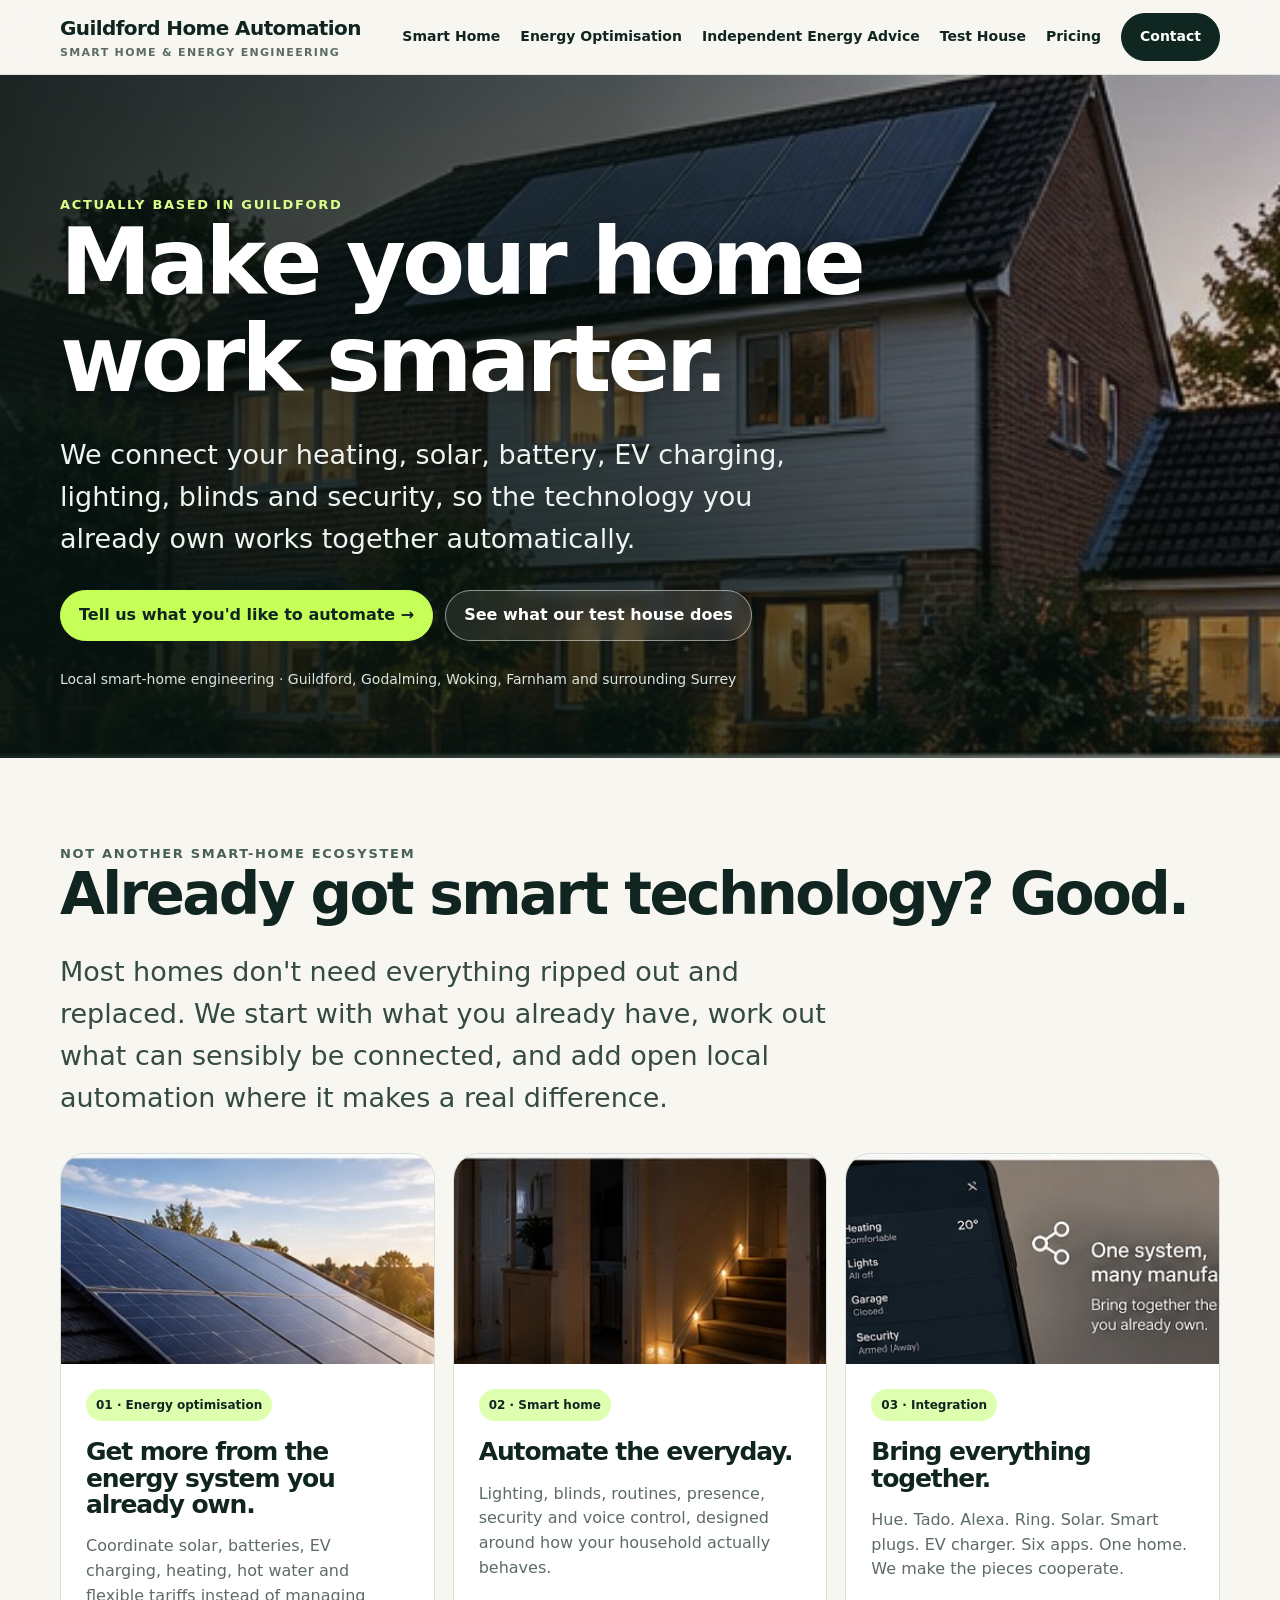
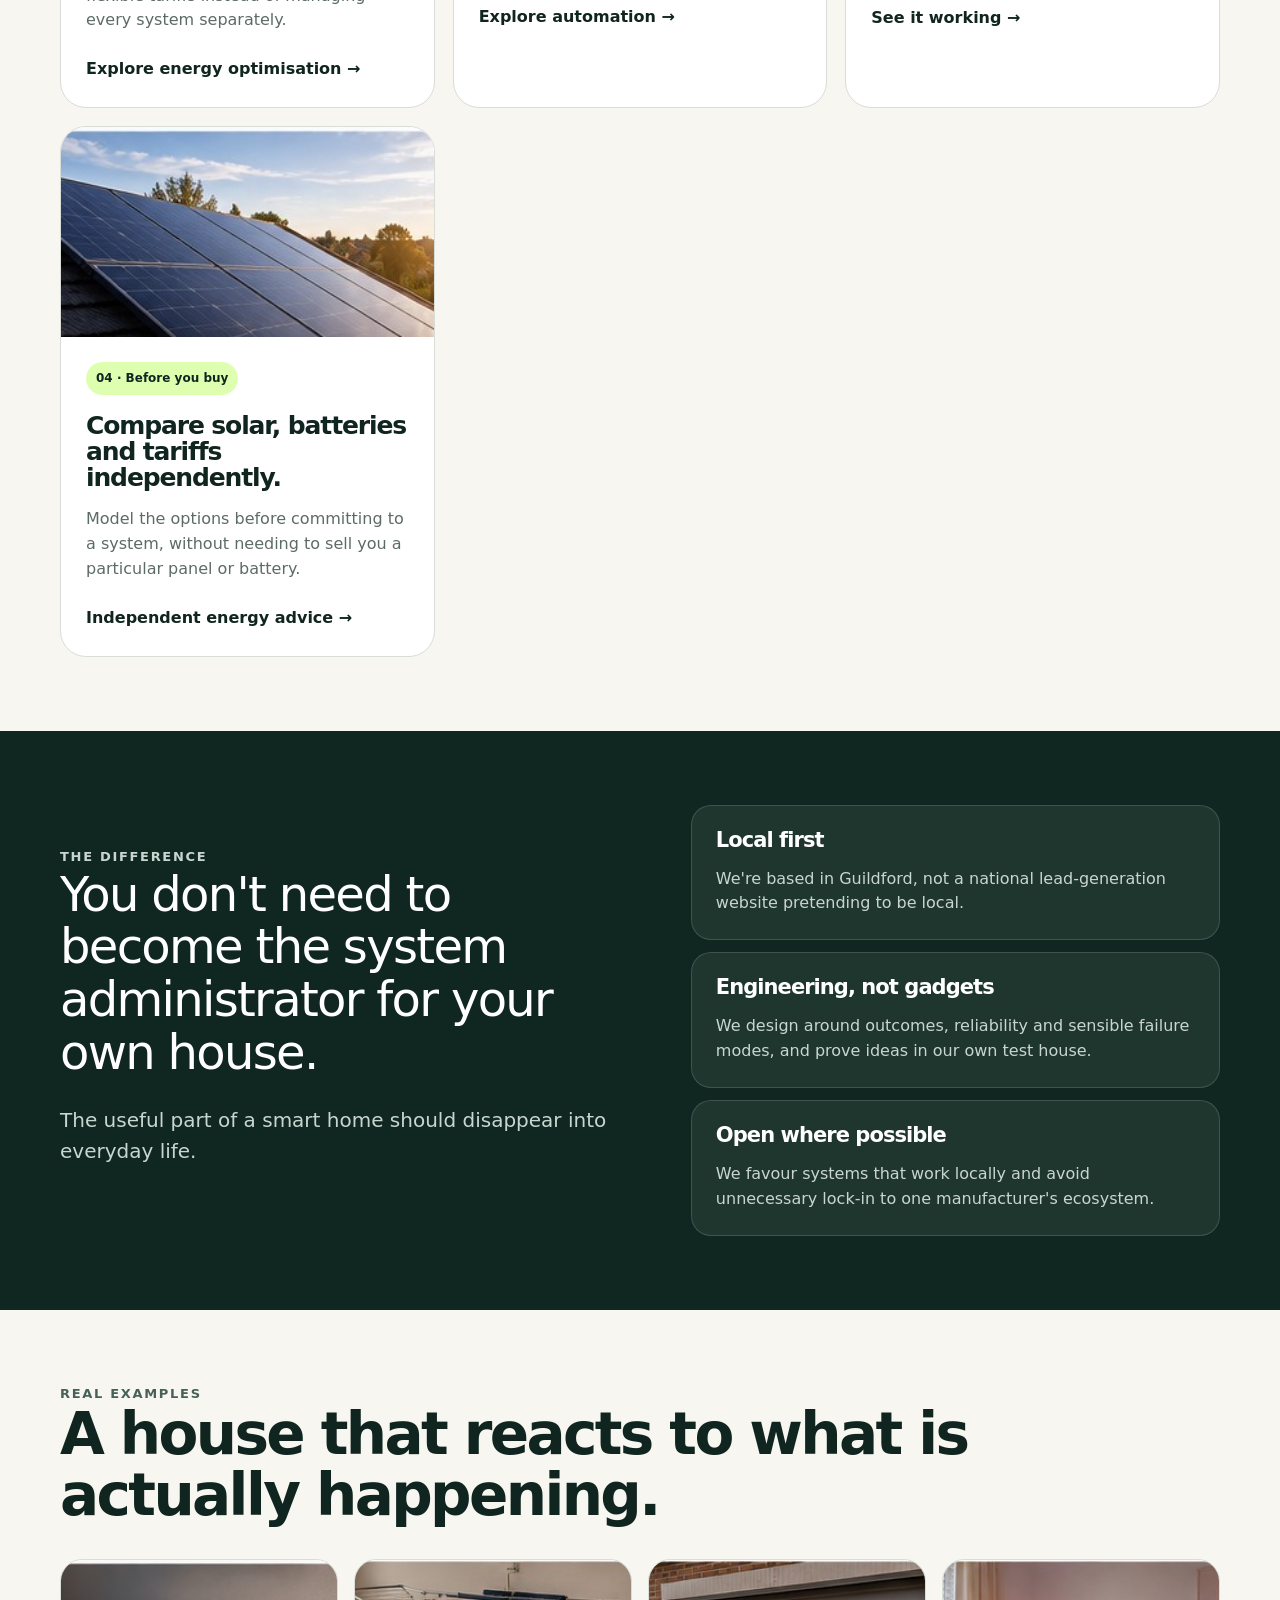
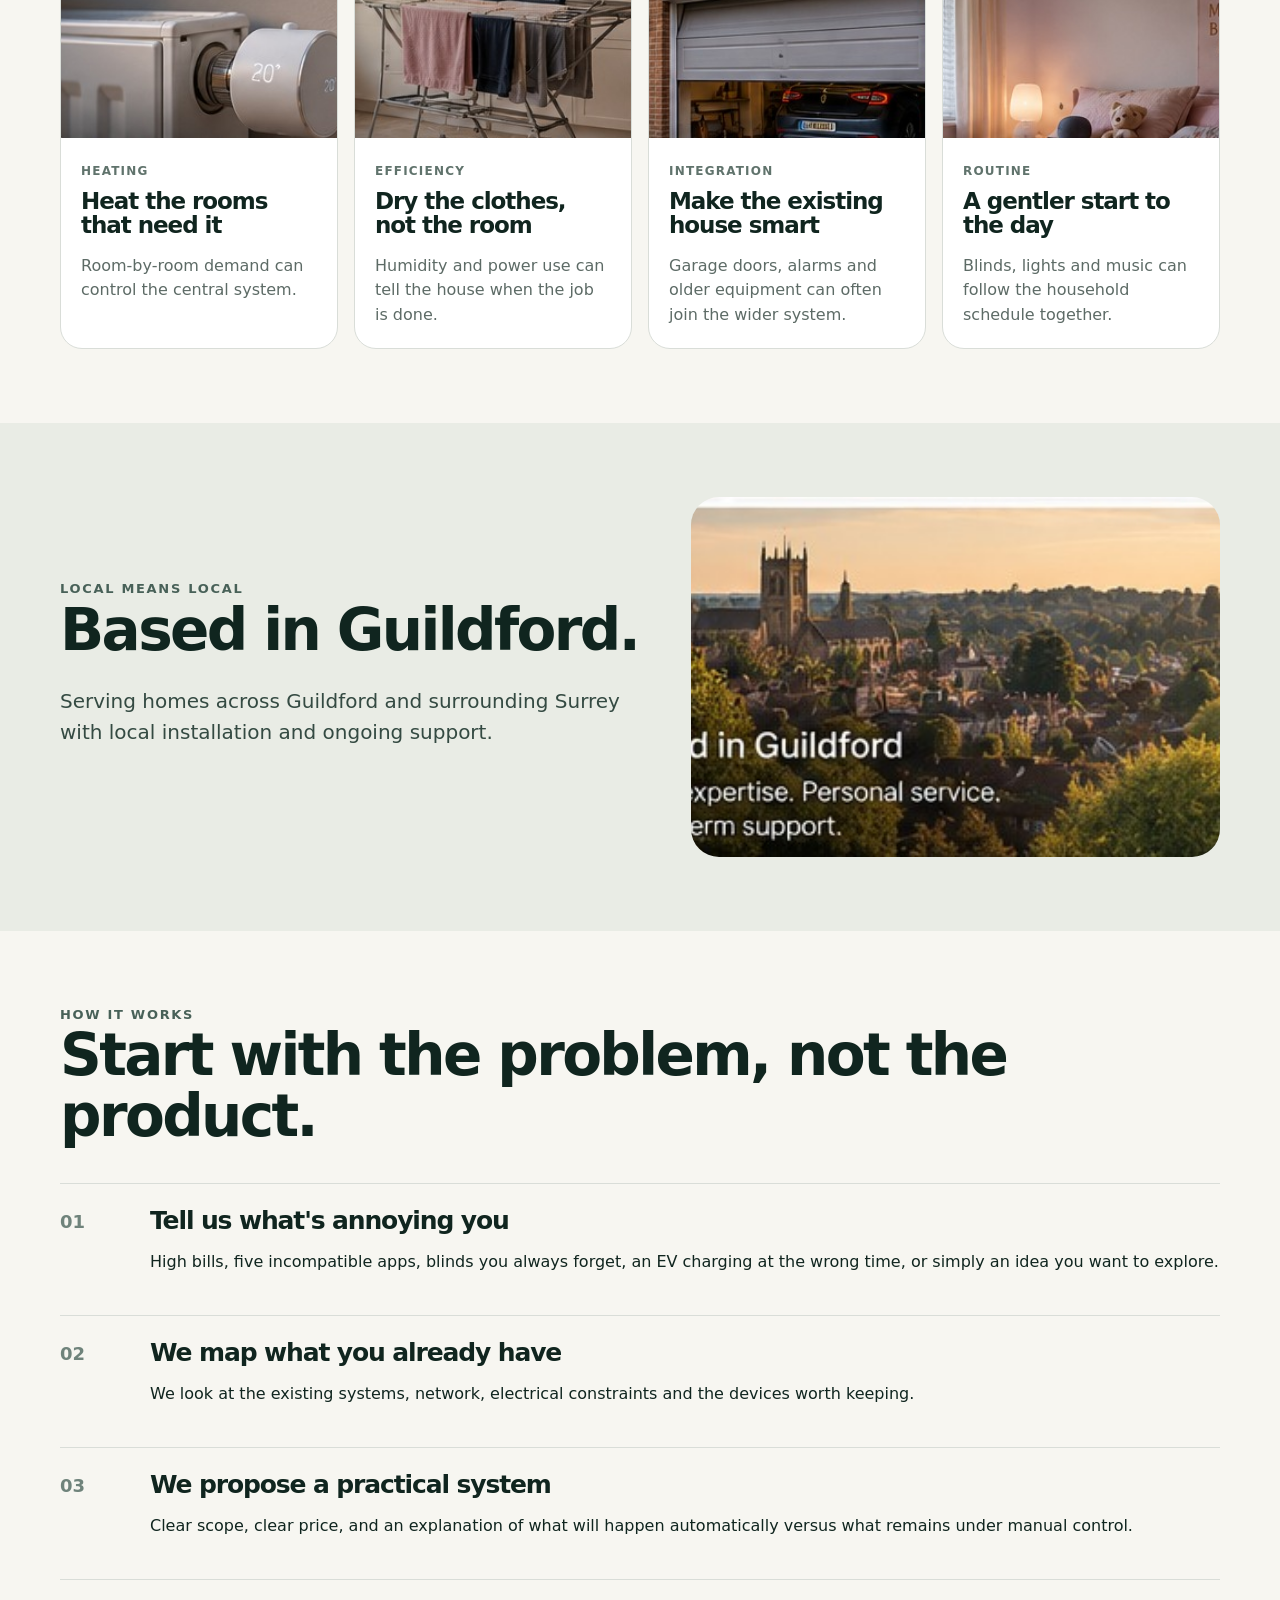
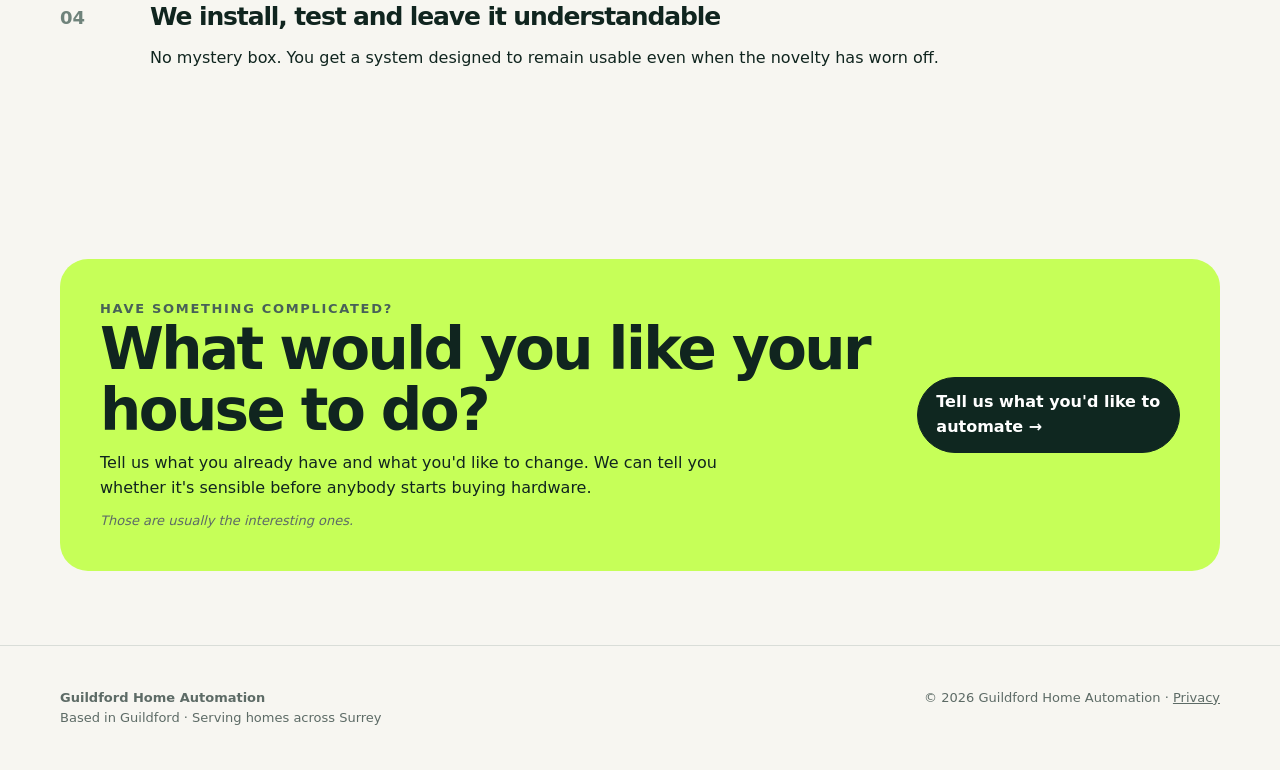
<file: index.html>
<!doctype html>
<html lang="en-GB">
<head>
<meta charset="utf-8"><meta name="viewport" content="width=device-width,initial-scale=1">
<title>Guildford Home Automation | Smart Home & Energy Automation</title>
<meta name="description" content="Local smart-home engineering in Guildford. We connect heating, solar, batteries, EV charging, lighting, blinds and security so your home works together.">
<link rel="canonical" href="https://guildfordhomeautomation.co.uk/">
<link rel="stylesheet" href="assets/site.css">
</head>
<body>
<header><div class="wrap nav"><a class="brand" href="index.html">Guildford Home Automation<span>Smart home & energy engineering</span></a><nav><a href="automation.html">Smart Home</a><a href="energy.html">Energy Optimisation</a><a href="energy-advice.html">Independent Energy Advice</a><a href="test-house.html">Test House</a><a href="pricing.html">Pricing</a><a class="btn" href="contact.html">Contact</a></nav></div></header>
<main>
<section class="hero hero-photo"><img class="hero-bg" src="assets/images/hero-home.jpg" alt="A Surrey home with solar panels"><div class="hero-shade"></div><div class="wrap hero-content"><div class="eyebrow light">Actually based in Guildford</div><h1>Make your home work smarter.</h1><p class="lead">We connect your heating, solar, battery, EV charging, lighting, blinds and security, so the technology you already own works together automatically.</p><div class="actions"><a class="btn lime" href="contact.html">Tell us what you'd like to automate →</a><a class="btn glass" href="test-house.html">See what our test house does</a></div><div class="local-note">Local smart-home engineering · Guildford, Godalming, Woking, Farnham and surrounding Surrey</div></div></section>
<section class="intro-band"><div class="wrap"><div class="eyebrow">Not another smart-home ecosystem</div><h2>Already got smart technology? Good.</h2><p class="lead">Most homes don't need everything ripped out and replaced. We start with what you already have, work out what can sensibly be connected, and add open local automation where it makes a real difference.</p><div class="feature-grid">
<article class="photo-card"><img src="assets/images/solar.jpg" alt="Solar panels"><div class="photo-copy"><span class="pill">01 · Energy optimisation</span><h3>Get more from the energy system you already own.</h3><p>Coordinate solar, batteries, EV charging, heating, hot water and flexible tariffs instead of managing every system separately.</p><a href="energy.html">Explore energy optimisation →</a></div></article>
<article class="photo-card"><img src="assets/images/night-lighting.jpg" alt="Subtle night lighting"><div class="photo-copy"><span class="pill">02 · Smart home</span><h3>Automate the everyday.</h3><p>Lighting, blinds, routines, presence, security and voice control, designed around how your household actually behaves.</p><a href="automation.html">Explore automation →</a></div></article>
<article class="photo-card"><img src="assets/images/smart-home.jpg" alt="Smart-home controls"><div class="photo-copy"><span class="pill">03 · Integration</span><h3>Bring everything together.</h3><p>Hue. Tado. Alexa. Ring. Solar. Smart plugs. EV charger. Six apps. One home. We make the pieces cooperate.</p><a href="test-house.html">See it working →</a></div></article>
<article class="photo-card"><img src="assets/images/solar.jpg" alt="Solar installation"><div class="photo-copy"><span class="pill">04 · Before you buy</span><h3>Compare solar, batteries and tariffs independently.</h3><p>Model the options before committing to a system, without needing to sell you a particular panel or battery.</p><a href="energy-advice.html">Independent energy advice →</a></div></article></div></div></section>
<section class="split-section dark"><div class="wrap split"><div><div class="eyebrow">The difference</div><div class="bigquote">You don't need to become the system administrator for your own house.</div><p class="lead compact">The useful part of a smart home should disappear into everyday life.</p></div><div class="stack-cards"><div class="mini-card"><h3>Local first</h3><p>We're based in Guildford, not a national lead-generation website pretending to be local.</p></div><div class="mini-card"><h3>Engineering, not gadgets</h3><p>We design around outcomes, reliability and sensible failure modes, and prove ideas in our own test house.</p></div><div class="mini-card"><h3>Open where possible</h3><p>We favour systems that work locally and avoid unnecessary lock-in to one manufacturer's ecosystem.</p></div></div></div></section>
<section><div class="wrap"><div class="eyebrow">Real examples</div><h2>A house that reacts to what is actually happening.</h2><div class="story-grid"><a class="story-card" href="test-house.html"><img src="assets/images/heating.jpg" alt="Smart radiator"><div><span>Heating</span><h3>Heat the rooms that need it</h3><p>Room-by-room demand can control the central system.</p></div></a><a class="story-card" href="test-house.html"><img src="assets/images/laundry.jpg" alt="Indoor clothes drying"><div><span>Efficiency</span><h3>Dry the clothes, not the room</h3><p>Humidity and power use can tell the house when the job is done.</p></div></a><a class="story-card" href="test-house.html"><img src="assets/images/garage.jpg" alt="Automated garage door"><div><span>Integration</span><h3>Make the existing house smart</h3><p>Garage doors, alarms and older equipment can often join the wider system.</p></div></a><a class="story-card" href="test-house.html"><img src="assets/images/bedroom.jpg" alt="Bedroom morning routine"><div><span>Routine</span><h3>A gentler start to the day</h3><p>Blinds, lights and music can follow the household schedule together.</p></div></a></div></div></section>
<section class="location-strip"><div class="wrap split location"><div><div class="eyebrow">Local means local</div><h2>Based in Guildford.</h2><p class="lead compact">Serving homes across Guildford and surrounding Surrey with local installation and ongoing support.</p></div><img src="assets/images/guildford.jpg" alt="Guildford landscape"></div></section>
<section><div class="wrap"><div class="eyebrow">How it works</div><h2>Start with the problem, not the product.</h2><div class="steps"><div class="step"><div><h3>Tell us what's annoying you</h3><p>High bills, five incompatible apps, blinds you always forget, an EV charging at the wrong time, or simply an idea you want to explore.</p></div></div><div class="step"><div><h3>We map what you already have</h3><p>We look at the existing systems, network, electrical constraints and the devices worth keeping.</p></div></div><div class="step"><div><h3>We propose a practical system</h3><p>Clear scope, clear price, and an explanation of what will happen automatically versus what remains under manual control.</p></div></div><div class="step"><div><h3>We install, test and leave it understandable</h3><p>No mystery box. You get a system designed to remain usable even when the novelty has worn off.</p></div></div></div></div></section>
<section><div class="wrap banner"><div><div class="eyebrow">Have something complicated?</div><h2>What would you like your house to do?</h2><p>Tell us what you already have and what you'd like to change. We can tell you whether it's sensible before anybody starts buying hardware.</p><p class="small"><em>Those are usually the interesting ones.</em></p></div><a class="btn" href="contact.html">Tell us what you'd like to automate →</a></div></section>
</main>
<footer><div class="wrap footer-grid"><div><strong>Guildford Home Automation</strong><br>Based in Guildford · Serving homes across Surrey</div><div>© <span data-year></span> Guildford Home Automation · <a href="privacy.html">Privacy</a></div></div></footer><script src="assets/site.js"></script>
</body></html>
</file>
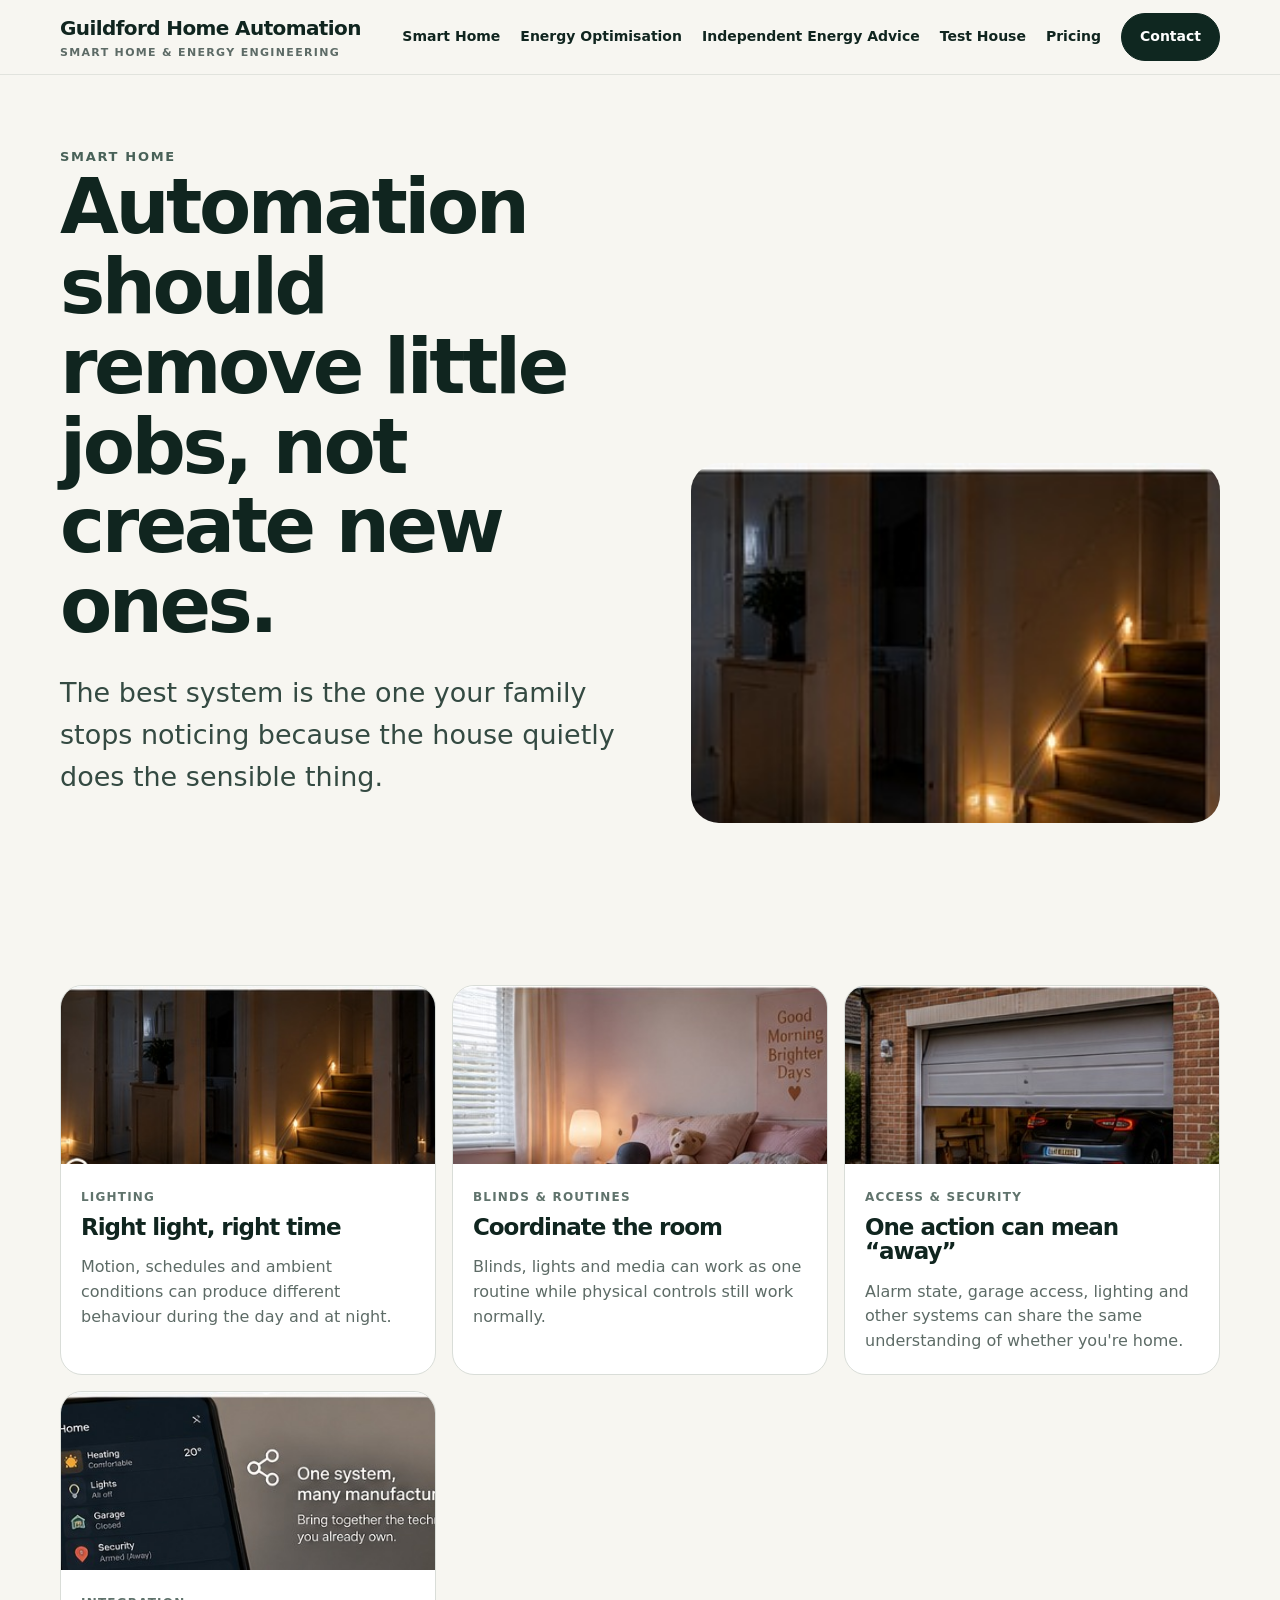
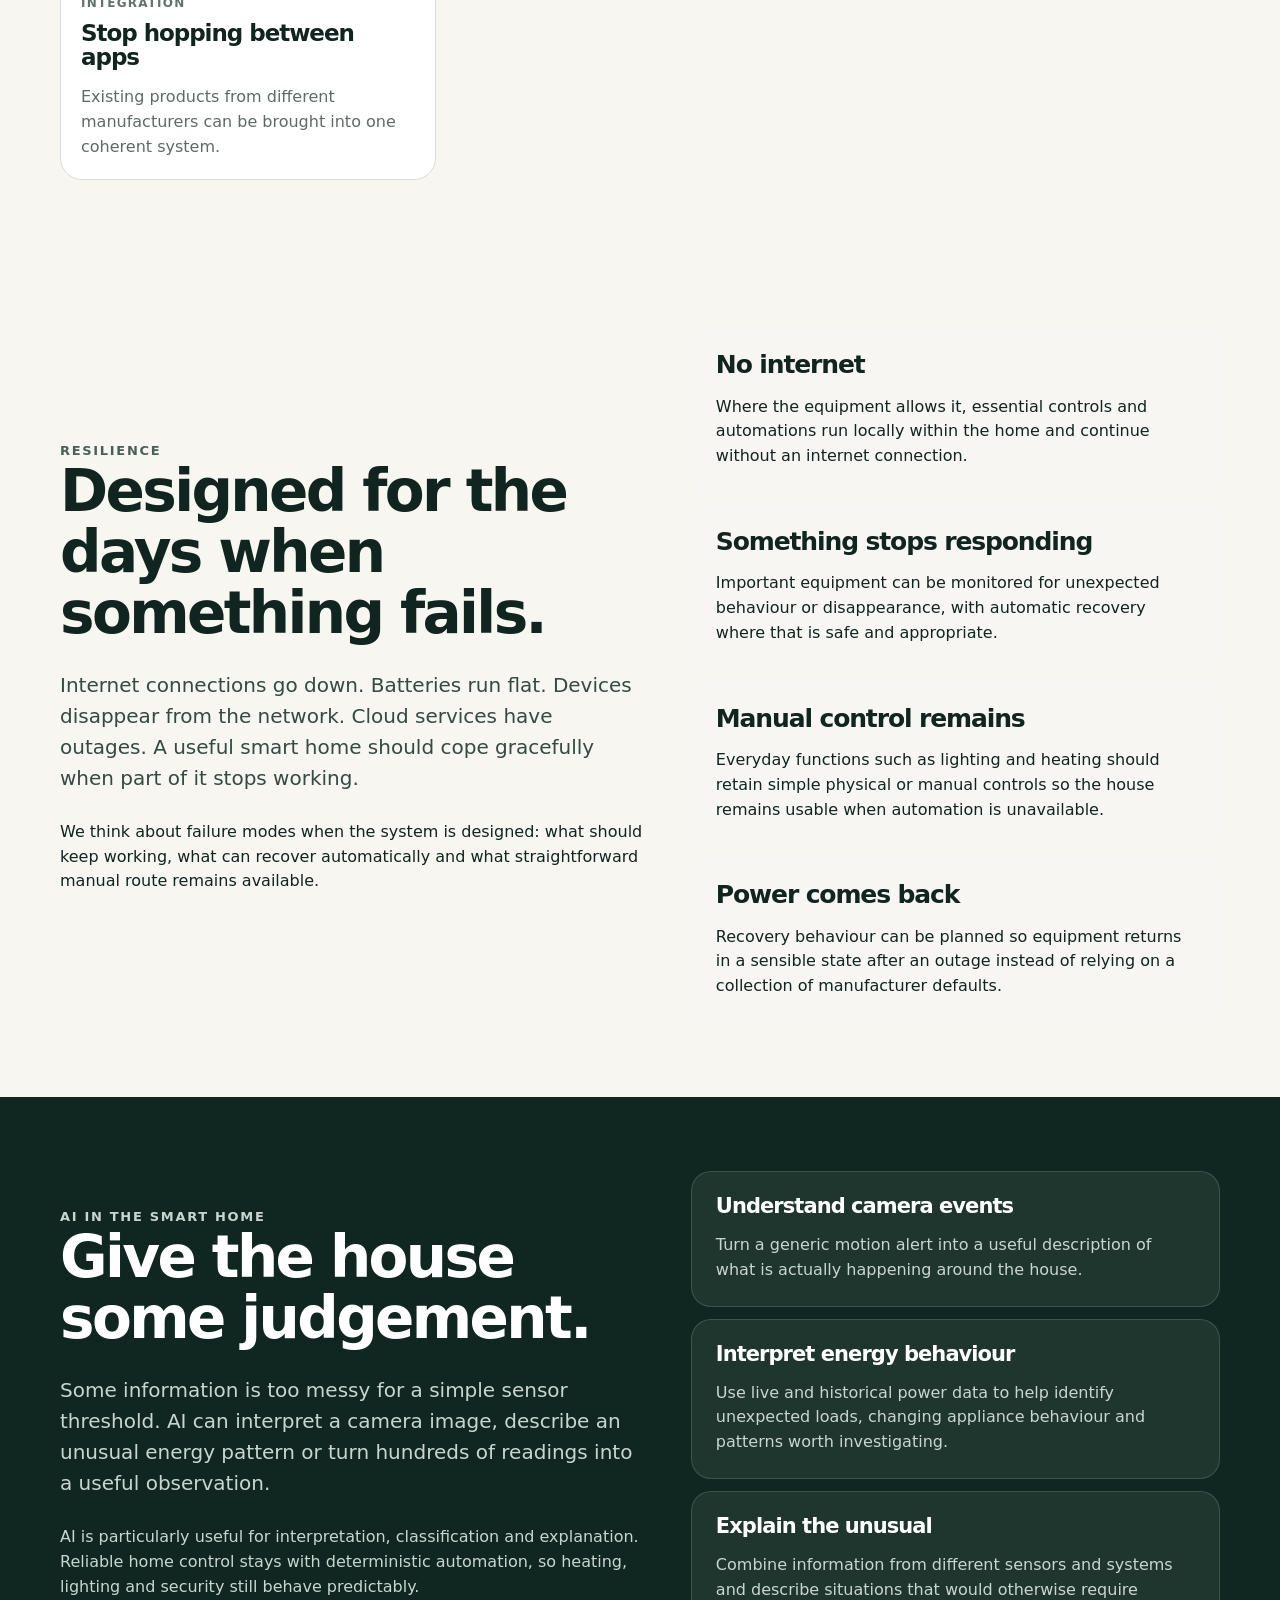
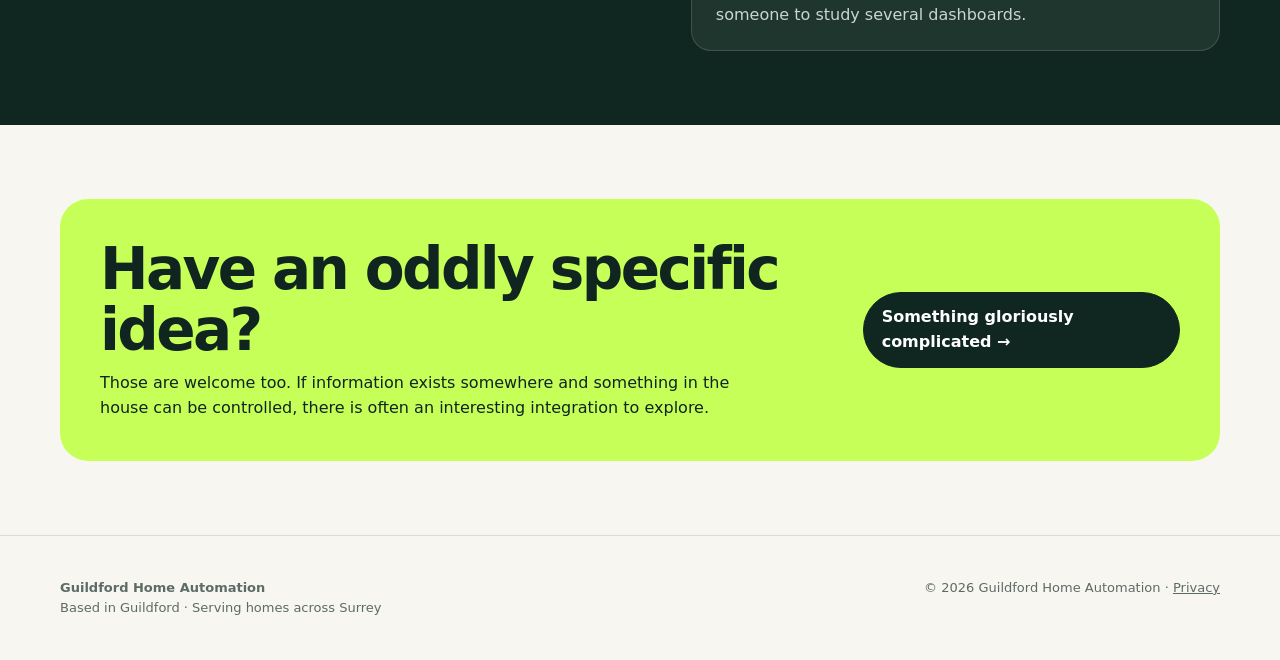
<file: automation.html>
<!doctype html>
<html lang="en-GB">
<head>
<meta charset="utf-8">
<meta name="viewport" content="width=device-width,initial-scale=1">
<title>Home Automation Guildford | Lighting, Blinds, Heating & Security</title>
<meta name="description" content="Home automation in Guildford and Surrey for lighting, blinds, heating, presence, security, voice control and existing smart-home devices.">
<link rel="canonical" href="https://guildfordhomeautomation.co.uk/automation.html">
<meta property="og:title" content="Home Automation Guildford | Lighting, Blinds, Heating & Security">
<meta property="og:description" content="Home automation in Guildford and Surrey for lighting, blinds, heating, presence, security, voice control and existing smart-home devices.">
<meta property="og:type" content="website">
<meta property="og:locale" content="en_GB">
<link rel="stylesheet" href="assets/site.css">
<script type="application/ld+json">
{
  "@context":"https://schema.org",
  "@type":"ProfessionalService",
  "name":"Guildford Home Automation",
  "url":"https://guildfordhomeautomation.co.uk/",
  "areaServed":["Guildford","Godalming","Woking","Farnham","Surrey"],
  "description":"Smart home and energy automation for homes in Guildford and Surrey."
}
</script>
</head>
<body>
<header>
  <div class="wrap nav">
    <a class="brand" href="index.html">Guildford Home Automation<span>Smart home & energy engineering</span></a>
    <nav>
      <a href="automation.html">Smart Home</a>
      <a href="energy.html">Energy Optimisation</a>
      <a href="energy-advice.html">Independent Energy Advice</a>
      <a href="test-house.html">Test House</a>
      <a href="pricing.html">Pricing</a>
      <a class="btn" href="contact.html">Contact</a>
    </nav>
  </div>
</header>
<main>
<section class="pagehero visual-pagehero">
<div class="wrap split">
  <div><div class="eyebrow">Smart home</div><h1>Automation should remove little jobs, not create new ones.</h1><p class="lead">The best system is the one your family stops noticing because the house quietly does the sensible thing.</p></div>
  <img src="assets/images/night-lighting.jpg" alt="Subtle automated lighting in a home">
</div>
</section>
<section><div class="wrap story-grid large">
<article class="story-card"><img src="assets/images/night-lighting.jpg" alt="Low-level automated lighting"><div><span>Lighting</span><h3>Right light, right time</h3><p>Motion, schedules and ambient conditions can produce different behaviour during the day and at night.</p></div></article>
<article class="story-card"><img src="assets/images/bedroom.jpg" alt="Bedroom with automated blinds and lighting"><div><span>Blinds & routines</span><h3>Coordinate the room</h3><p>Blinds, lights and media can work as one routine while physical controls still work normally.</p></div></article>
<article class="story-card"><img src="assets/images/garage.jpg" alt="Garage door integrated into a smart home"><div><span>Access & security</span><h3>One action can mean “away”</h3><p>Alarm state, garage access, lighting and other systems can share the same understanding of whether you're home.</p></div></article>
<article class="story-card"><img src="assets/images/smart-home.jpg" alt="Smart-home controls from multiple systems"><div><span>Integration</span><h3>Stop hopping between apps</h3><p>Existing products from different manufacturers can be brought into one coherent system.</p></div></article>
</div></section>
<section>
<div class="wrap split">
  <div><div class="eyebrow">Resilience</div><h2>Designed for the days when something fails.</h2><p class="lead compact">Internet connections go down. Batteries run flat. Devices disappear from the network. Cloud services have outages. A useful smart home should cope gracefully when part of it stops working.</p><p>We think about failure modes when the system is designed: what should keep working, what can recover automatically and what straightforward manual route remains available.</p></div>
  <div class="stack-cards">
    <div class="mini-card"><h3>No internet</h3><p>Where the equipment allows it, essential controls and automations run locally within the home and continue without an internet connection.</p></div>
    <div class="mini-card"><h3>Something stops responding</h3><p>Important equipment can be monitored for unexpected behaviour or disappearance, with automatic recovery where that is safe and appropriate.</p></div>
    <div class="mini-card"><h3>Manual control remains</h3><p>Everyday functions such as lighting and heating should retain simple physical or manual controls so the house remains usable when automation is unavailable.</p></div>
    <div class="mini-card"><h3>Power comes back</h3><p>Recovery behaviour can be planned so equipment returns in a sensible state after an outage instead of relying on a collection of manufacturer defaults.</p></div>
  </div>
</div>
</section>
<section class="dark">
<div class="wrap split">
  <div><div class="eyebrow">AI in the smart home</div><h2>Give the house some judgement.</h2><p class="lead compact">Some information is too messy for a simple sensor threshold. AI can interpret a camera image, describe an unusual energy pattern or turn hundreds of readings into a useful observation.</p><p>AI is particularly useful for interpretation, classification and explanation. Reliable home control stays with deterministic automation, so heating, lighting and security still behave predictably.</p></div>
  <div class="stack-cards">
    <div class="mini-card"><h3>Understand camera events</h3><p>Turn a generic motion alert into a useful description of what is actually happening around the house.</p></div>
    <div class="mini-card"><h3>Interpret energy behaviour</h3><p>Use live and historical power data to help identify unexpected loads, changing appliance behaviour and patterns worth investigating.</p></div>
    <div class="mini-card"><h3>Explain the unusual</h3><p>Combine information from different sensors and systems and describe situations that would otherwise require someone to study several dashboards.</p></div>
  </div>
</div>
</section>
<section><div class="wrap banner"><div><h2>Have an oddly specific idea?</h2><p>Those are welcome too. If information exists somewhere and something in the house can be controlled, there is often an interesting integration to explore.</p></div><a class="btn" href="contact.html">Something gloriously complicated →</a></div></section>
</main>
<footer>
  <div class="wrap footer-grid">
    <div><strong>Guildford Home Automation</strong><br>Based in Guildford · Serving homes across Surrey</div>
    <div>© <span data-year></span> Guildford Home Automation · <a href="privacy.html">Privacy</a></div>
  </div>
</footer>
<script src="assets/site.js"></script>
</body></html>
</file>
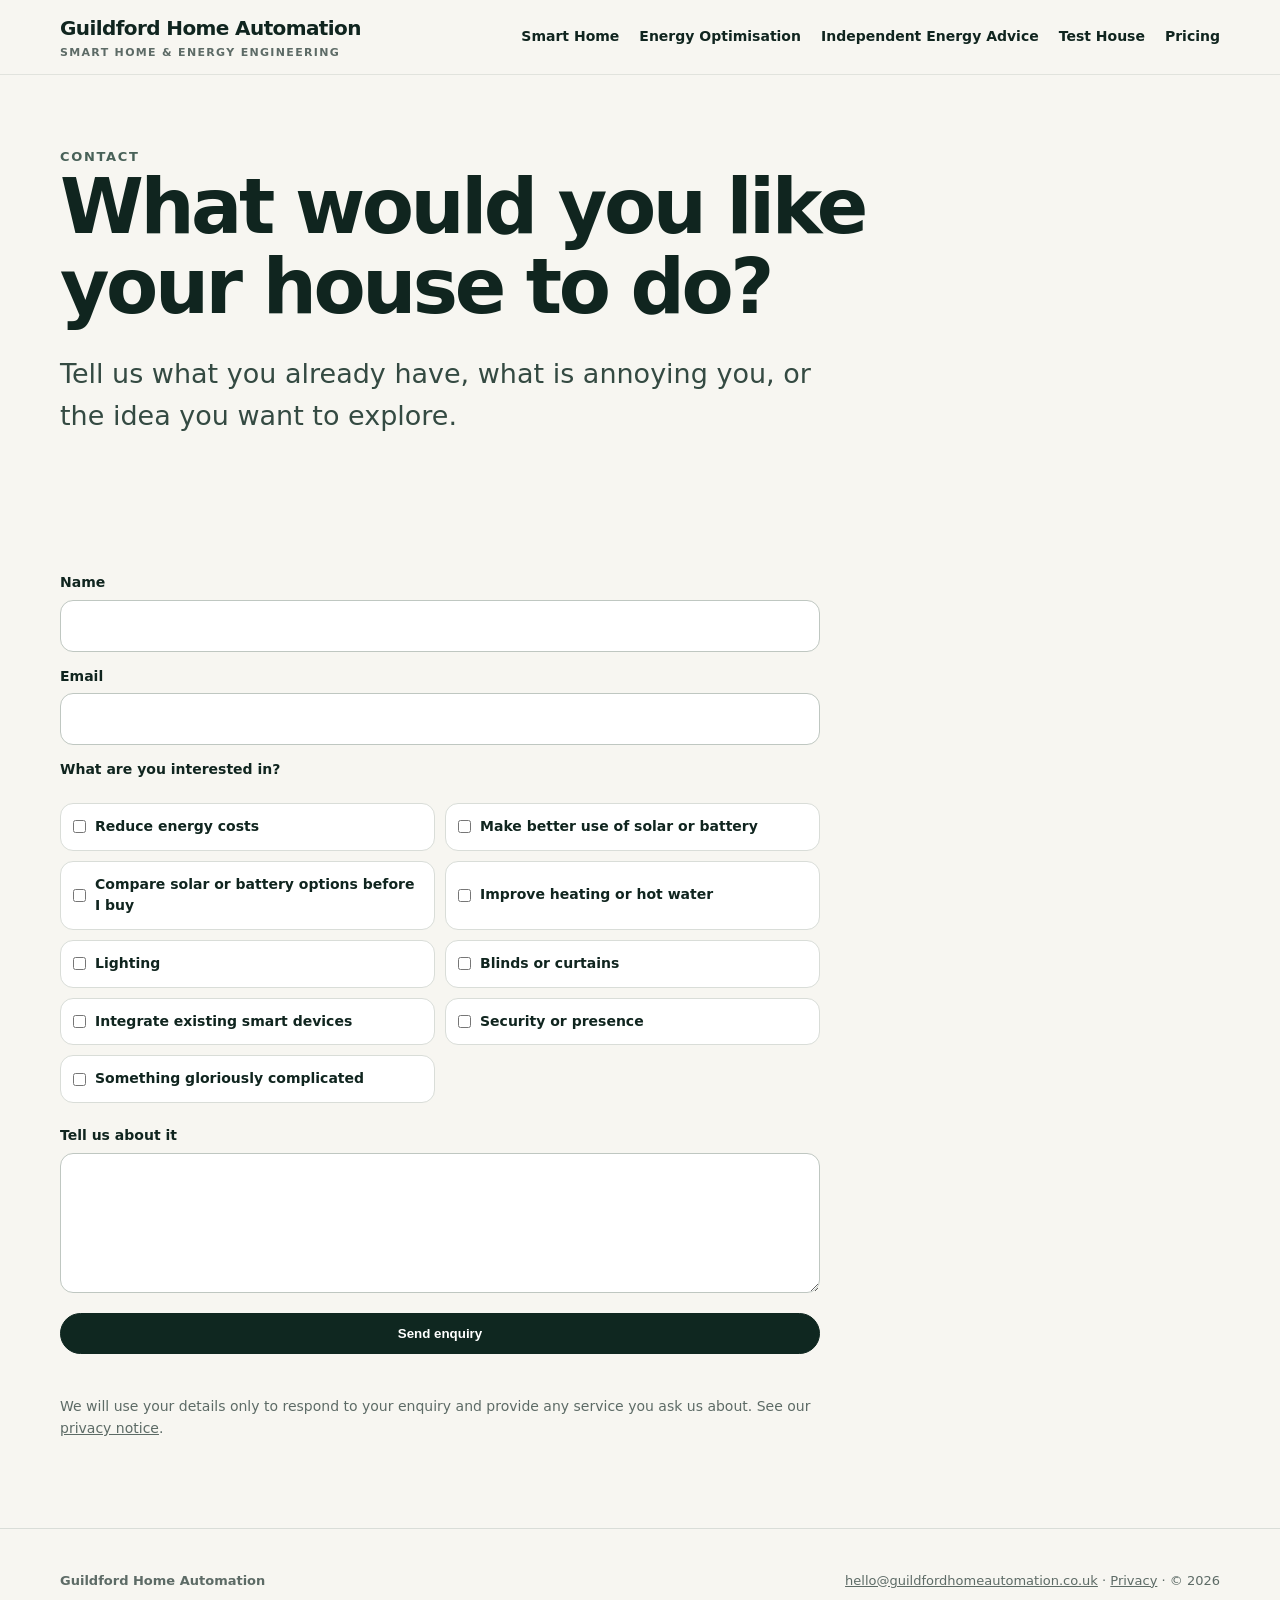
<file: contact.html>
<!doctype html>
<html lang="en-GB">
<head>
  <meta charset="utf-8">
  <meta name="viewport" content="width=device-width,initial-scale=1">
  <title>Contact | Guildford Home Automation</title>
  <meta name="description" content="Contact Guildford Home Automation about smart home integration, energy optimisation or independent solar and battery advice in Guildford and Surrey.">
  <link rel="canonical" href="https://guildfordhomeautomation.co.uk/contact.html">
  <meta property="og:title" content="Contact | Guildford Home Automation">
  <meta property="og:description" content="Tell us what you would like your house to do, or what energy problem you want to solve.">
  <meta property="og:url" content="https://guildfordhomeautomation.co.uk/contact.html">
  <meta property="og:type" content="website">
  <link rel="stylesheet" href="assets/site.css">
</head>
<body>
<header>
  <div class="wrap nav">
    <a class="brand" href="index.html">Guildford Home Automation<span>Smart home &amp; energy engineering</span></a>
    <nav>
      <a href="automation.html">Smart Home</a>
      <a href="energy.html">Energy Optimisation</a>
      <a href="energy-advice.html">Independent Energy Advice</a>
      <a href="test-house.html">Test House</a>
      <a href="pricing.html">Pricing</a>
    </nav>
  </div>
</header>
<main>
  <section class="pagehero">
    <div class="wrap">
      <div class="eyebrow">Contact</div>
      <h1>What would you like your house to do?</h1>
      <p class="lead">Tell us what you already have, what is annoying you, or the idea you want to explore.</p>
    </div>
  </section>

  <section>
    <div class="wrap">
      <div class="mini-card" data-form-status hidden aria-live="polite"></div>

      <form class="form" action="/api/contact" method="post" data-contact-form>
        <label>Name<input name="name" maxlength="120" autocomplete="name" required></label>
        <label>Email<input name="email" type="email" maxlength="254" autocomplete="email" required></label>

        <label>What are you interested in?</label>
        <div class="checks">
          <label class="check"><input type="checkbox" name="interest" value="Reduce energy costs">Reduce energy costs</label>
          <label class="check"><input type="checkbox" name="interest" value="Make better use of solar or battery">Make better use of solar or battery</label>
          <label class="check"><input type="checkbox" name="interest" value="Independent solar or battery comparison">Compare solar or battery options before I buy</label>
          <label class="check"><input type="checkbox" name="interest" value="Heating or hot water">Improve heating or hot water</label>
          <label class="check"><input type="checkbox" name="interest" value="Lighting">Lighting</label>
          <label class="check"><input type="checkbox" name="interest" value="Blinds or curtains">Blinds or curtains</label>
          <label class="check"><input type="checkbox" name="interest" value="Integrate existing smart devices">Integrate existing smart devices</label>
          <label class="check"><input type="checkbox" name="interest" value="Security or presence">Security or presence</label>
          <label class="check"><input type="checkbox" name="interest" value="Something gloriously complicated">Something gloriously complicated</label>
        </div>

        <label>Tell us about it<textarea name="message" maxlength="5000" required></textarea></label>

        <div aria-hidden="true" style="position:absolute;left:-10000px;top:auto;width:1px;height:1px;overflow:hidden">
          <label>Company website<input name="company_website" tabindex="-1" autocomplete="off"></label>
        </div>

        <button class="btn" type="submit">Send enquiry</button>
        <p class="local-note">We will use your details only to respond to your enquiry and provide any service you ask us about. See our <a href="privacy.html">privacy notice</a>.</p>
      </form>
    </div>
  </section>
</main>
<footer>
  <div class="wrap footer-grid">
    <strong>Guildford Home Automation</strong>
    <span><a href="mailto:hello@guildfordhomeautomation.co.uk">hello@guildfordhomeautomation.co.uk</a> · <a href="privacy.html">Privacy</a> · © <span data-year></span></span>
  </div>
</footer>
<script src="assets/site.js"></script>
</body>
</html>
</file>
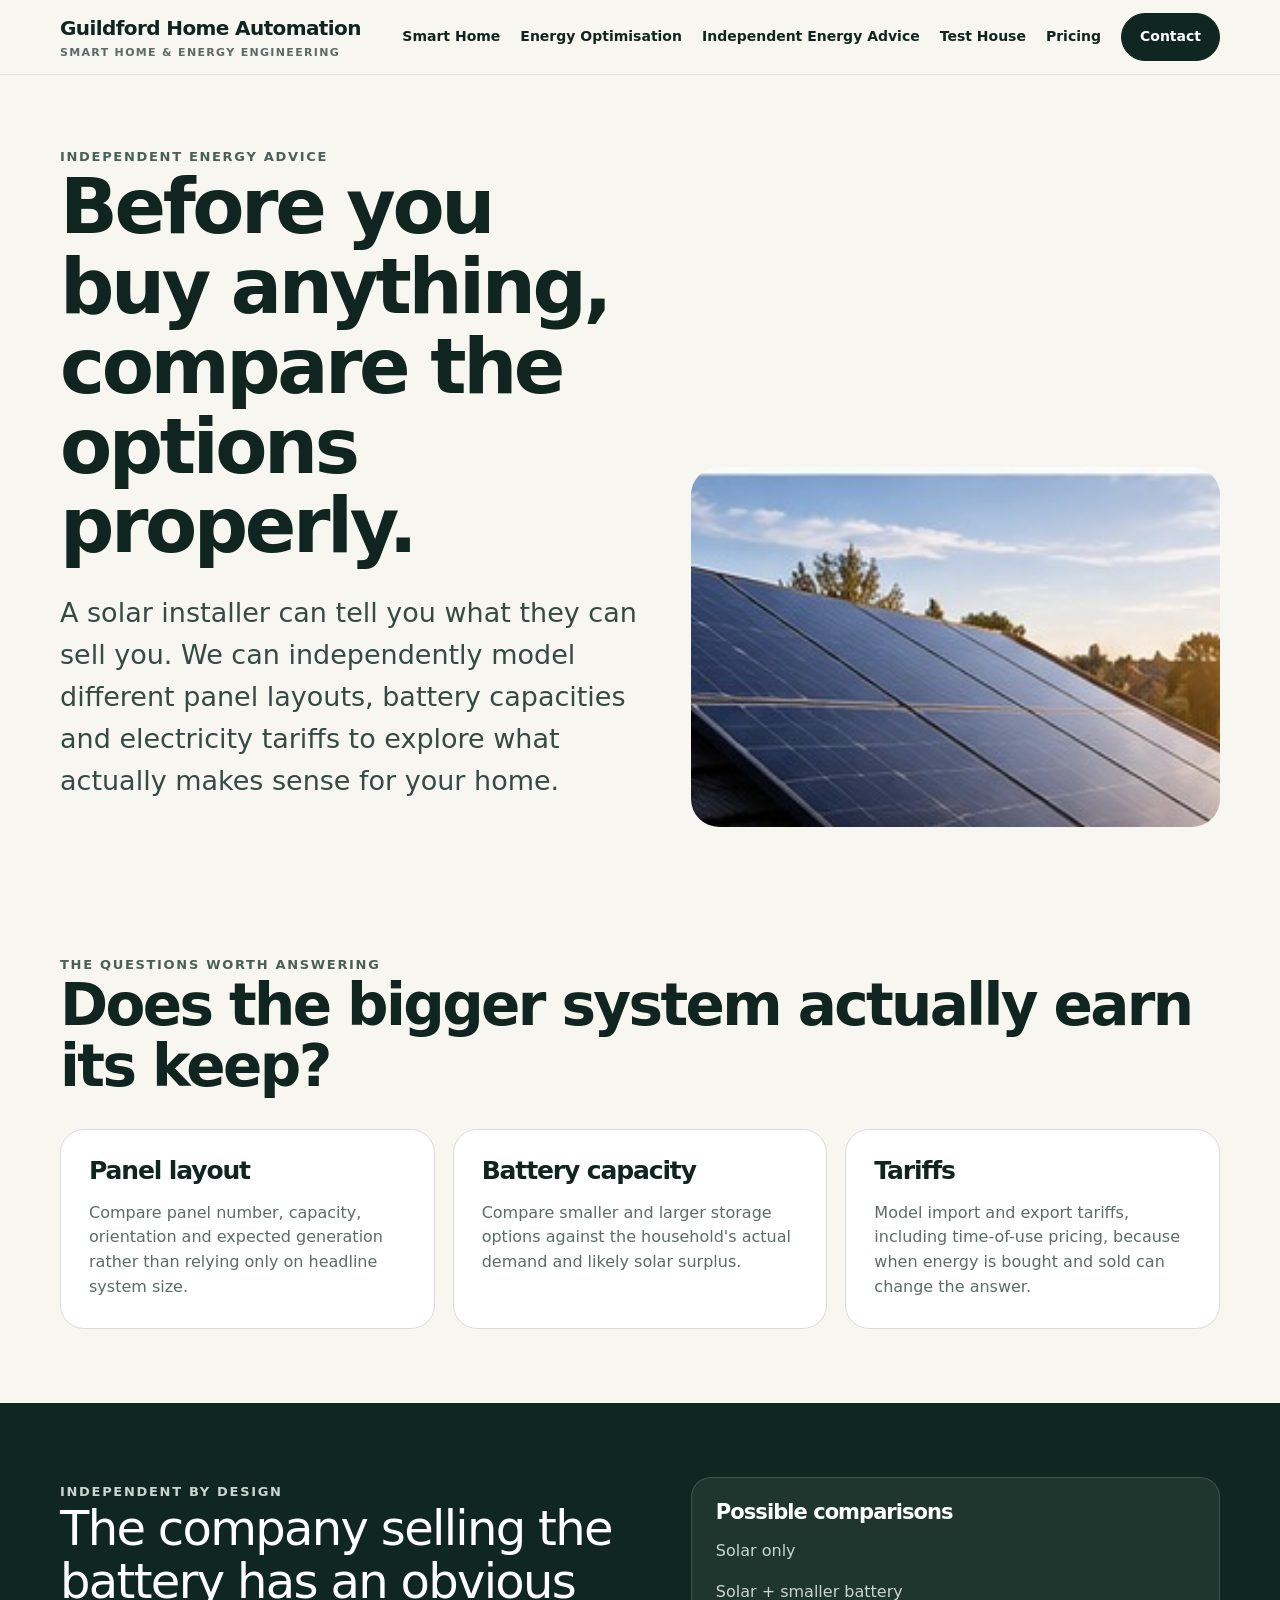
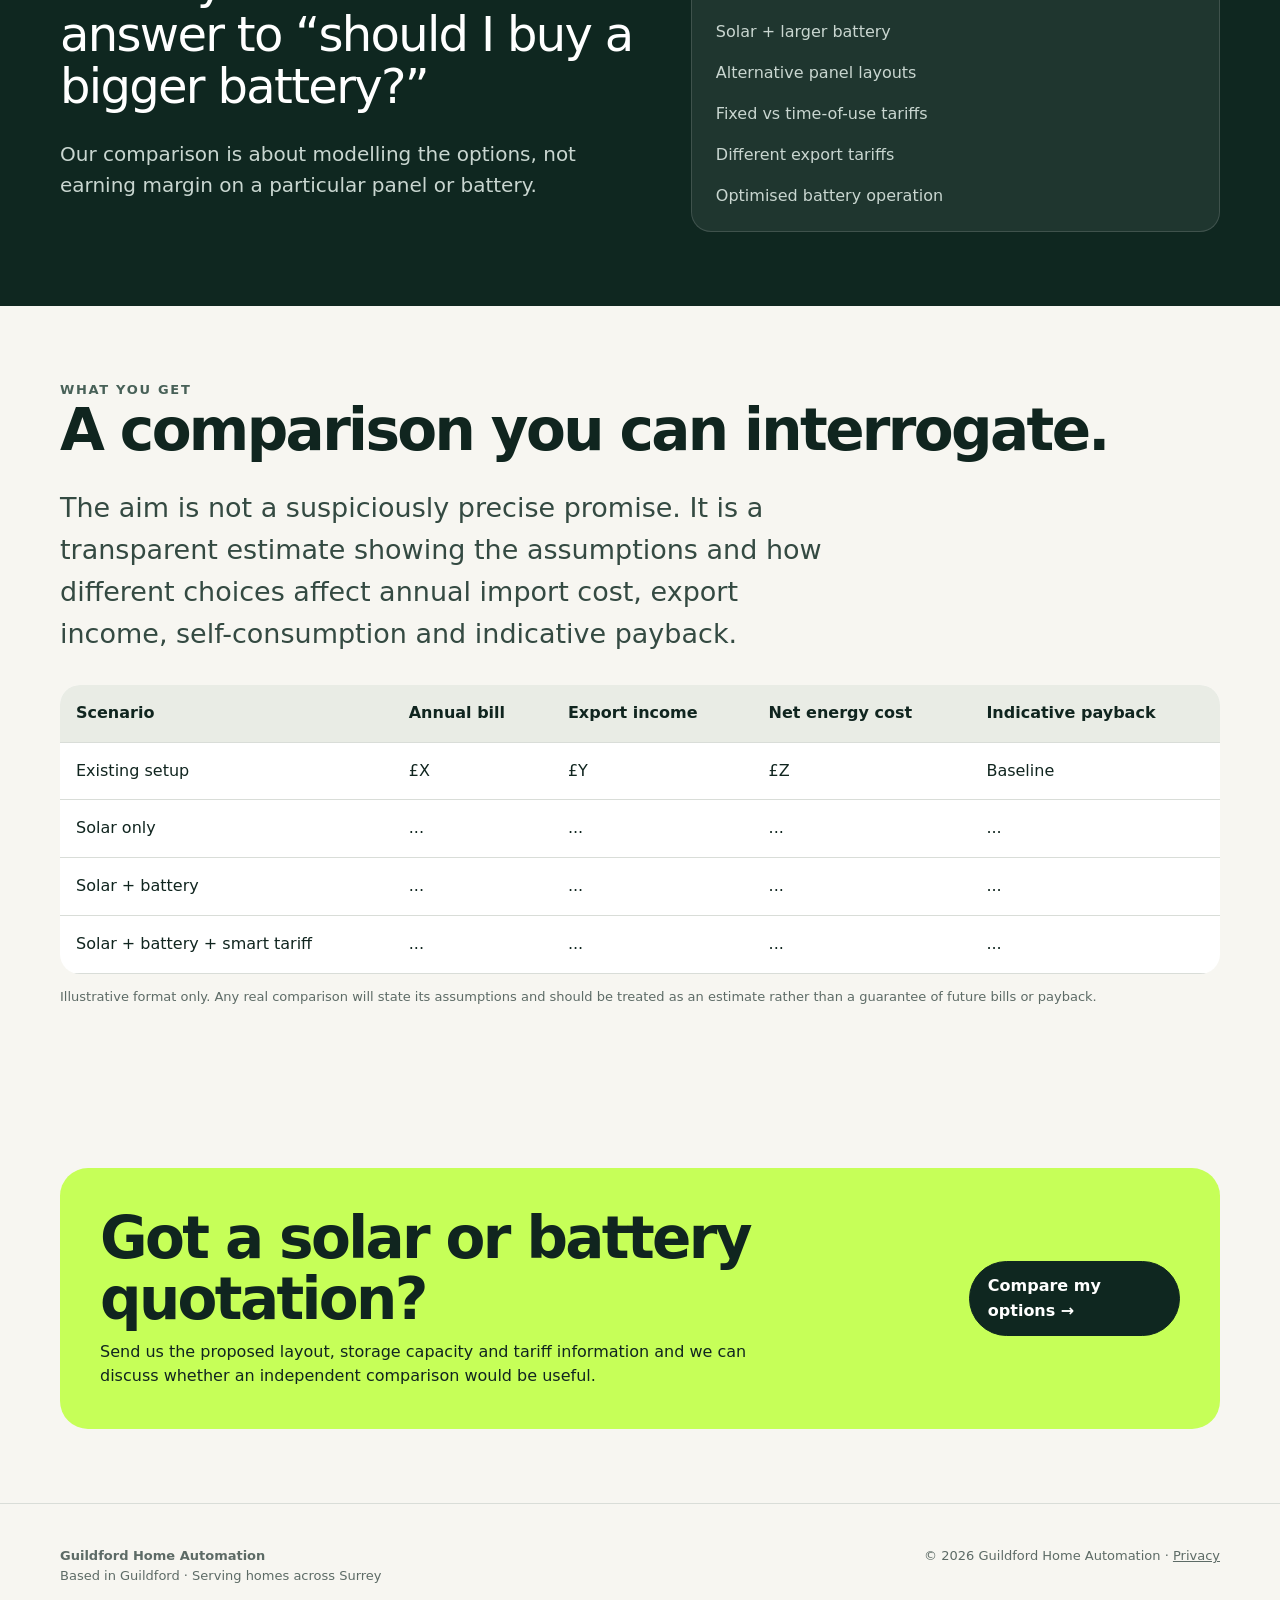
<file: energy-advice.html>
<!doctype html>
<html lang="en-GB">
<head>
<meta charset="utf-8">
<meta name="viewport" content="width=device-width,initial-scale=1">
<title>Independent Solar, Battery & Tariff Advice | Guildford Home Automation</title>
<meta name="description" content="Independent modelling of solar panel layouts, battery sizes and electricity tariffs for homes in Guildford and Surrey.">
<link rel="canonical" href="https://guildfordhomeautomation.co.uk/energy-advice.html">
<meta property="og:title" content="Independent Solar, Battery & Tariff Advice | Guildford Home Automation">
<meta property="og:description" content="Compare solar layouts, battery sizes and tariffs before you buy.">
<meta property="og:type" content="website">
<meta property="og:locale" content="en_GB">
<link rel="stylesheet" href="assets/site.css">
<script type="application/ld+json">
{
  "@context":"https://schema.org",
  "@type":"ProfessionalService",
  "name":"Guildford Home Automation",
  "url":"https://guildfordhomeautomation.co.uk/",
  "areaServed":["Guildford","Godalming","Woking","Farnham","Surrey"],
  "description":"Independent home energy modelling and smart-home integration for homes in Guildford and Surrey."
}
</script>
</head>
<body>
<header><div class="wrap nav"><a class="brand" href="index.html">Guildford Home Automation<span>Smart home & energy engineering</span></a><nav><a href="automation.html">Smart Home</a><a href="energy.html">Energy Optimisation</a><a href="energy-advice.html">Independent Energy Advice</a><a href="test-house.html">Test House</a><a href="pricing.html">Pricing</a><a class="btn" href="contact.html">Contact</a></nav></div></header>
<main>
<section class="pagehero visual-pagehero"><div class="wrap split"><div><div class="eyebrow">Independent energy advice</div><h1>Before you buy anything, compare the options properly.</h1><p class="lead">A solar installer can tell you what they can sell you. We can independently model different panel layouts, battery capacities and electricity tariffs to explore what actually makes sense for your home.</p></div><img src="assets/images/solar.jpg" alt="Rooftop solar panels"></div></section>
<section><div class="wrap"><div class="eyebrow">The questions worth answering</div><h2>Does the bigger system actually earn its keep?</h2><div class="grid3"><div class="card"><h3>Panel layout</h3><p>Compare panel number, capacity, orientation and expected generation rather than relying only on headline system size.</p></div><div class="card"><h3>Battery capacity</h3><p>Compare smaller and larger storage options against the household's actual demand and likely solar surplus.</p></div><div class="card"><h3>Tariffs</h3><p>Model import and export tariffs, including time-of-use pricing, because when energy is bought and sold can change the answer.</p></div></div></div></section>
<section class="dark"><div class="wrap split"><div><div class="eyebrow">Independent by design</div><div class="bigquote">The company selling the battery has an obvious answer to “should I buy a bigger battery?”</div><p class="lead compact">Our comparison is about modelling the options, not earning margin on a particular panel or battery.</p></div><div class="mini-card"><h3>Possible comparisons</h3><p>Solar only</p><p>Solar + smaller battery</p><p>Solar + larger battery</p><p>Alternative panel layouts</p><p>Fixed vs time-of-use tariffs</p><p>Different export tariffs</p><p>Optimised battery operation</p></div></div></section>
<section><div class="wrap"><div class="eyebrow">What you get</div><h2>A comparison you can interrogate.</h2><p class="lead">The aim is not a suspiciously precise promise. It is a transparent estimate showing the assumptions and how different choices affect annual import cost, export income, self-consumption and indicative payback.</p><div class="comparison-demo"><table><thead><tr><th>Scenario</th><th>Annual bill</th><th>Export income</th><th>Net energy cost</th><th>Indicative payback</th></tr></thead><tbody><tr><td>Existing setup</td><td>£X</td><td>£Y</td><td>£Z</td><td>Baseline</td></tr><tr><td>Solar only</td><td>...</td><td>...</td><td>...</td><td>...</td></tr><tr><td>Solar + battery</td><td>...</td><td>...</td><td>...</td><td>...</td></tr><tr><td>Solar + battery + smart tariff</td><td>...</td><td>...</td><td>...</td><td>...</td></tr></tbody></table></div><p class="small">Illustrative format only. Any real comparison will state its assumptions and should be treated as an estimate rather than a guarantee of future bills or payback.</p></div></section>
<section><div class="wrap banner"><div><h2>Got a solar or battery quotation?</h2><p>Send us the proposed layout, storage capacity and tariff information and we can discuss whether an independent comparison would be useful.</p></div><a class="btn" href="contact.html">Compare my options →</a></div></section>
</main>
<footer><div class="wrap footer-grid"><div><strong>Guildford Home Automation</strong><br>Based in Guildford · Serving homes across Surrey</div><div>© <span data-year></span> Guildford Home Automation · <a href="privacy.html">Privacy</a></div></div></footer><script src="assets/site.js"></script>
</body></html>
</file>
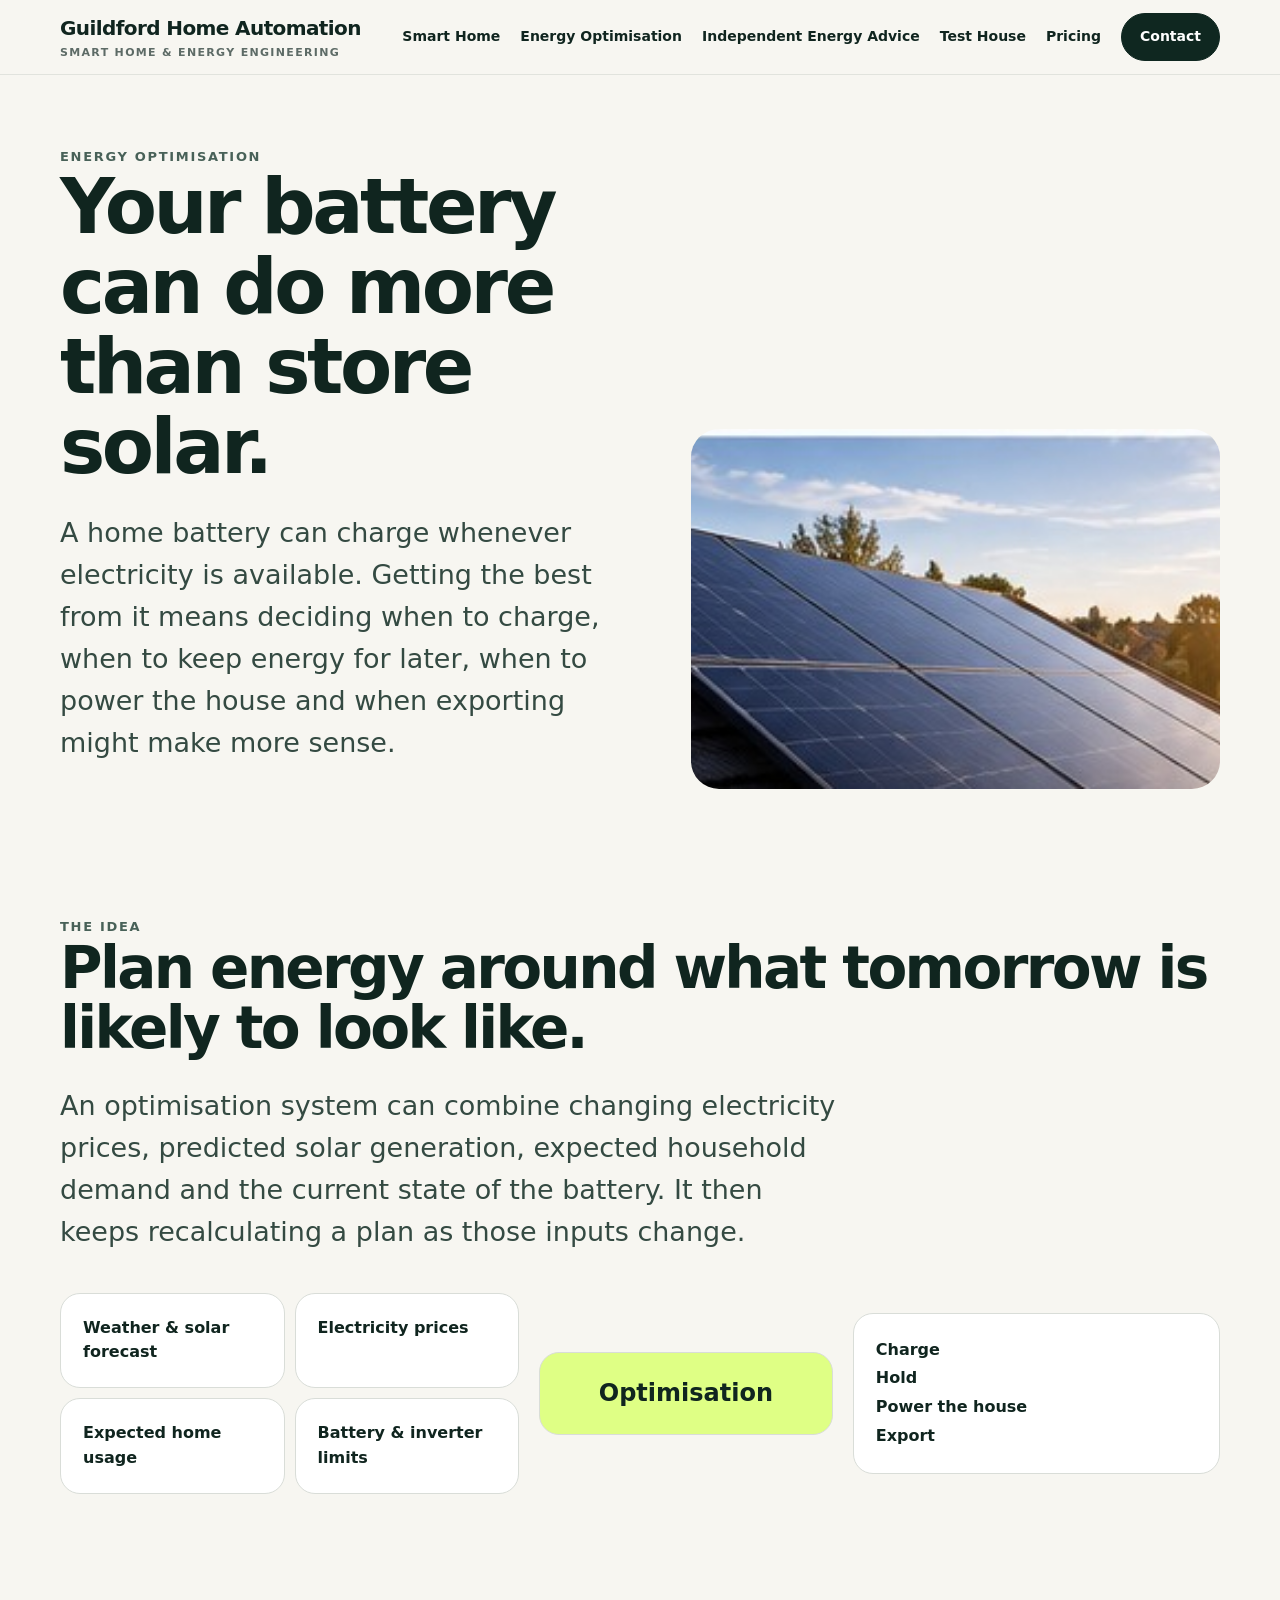
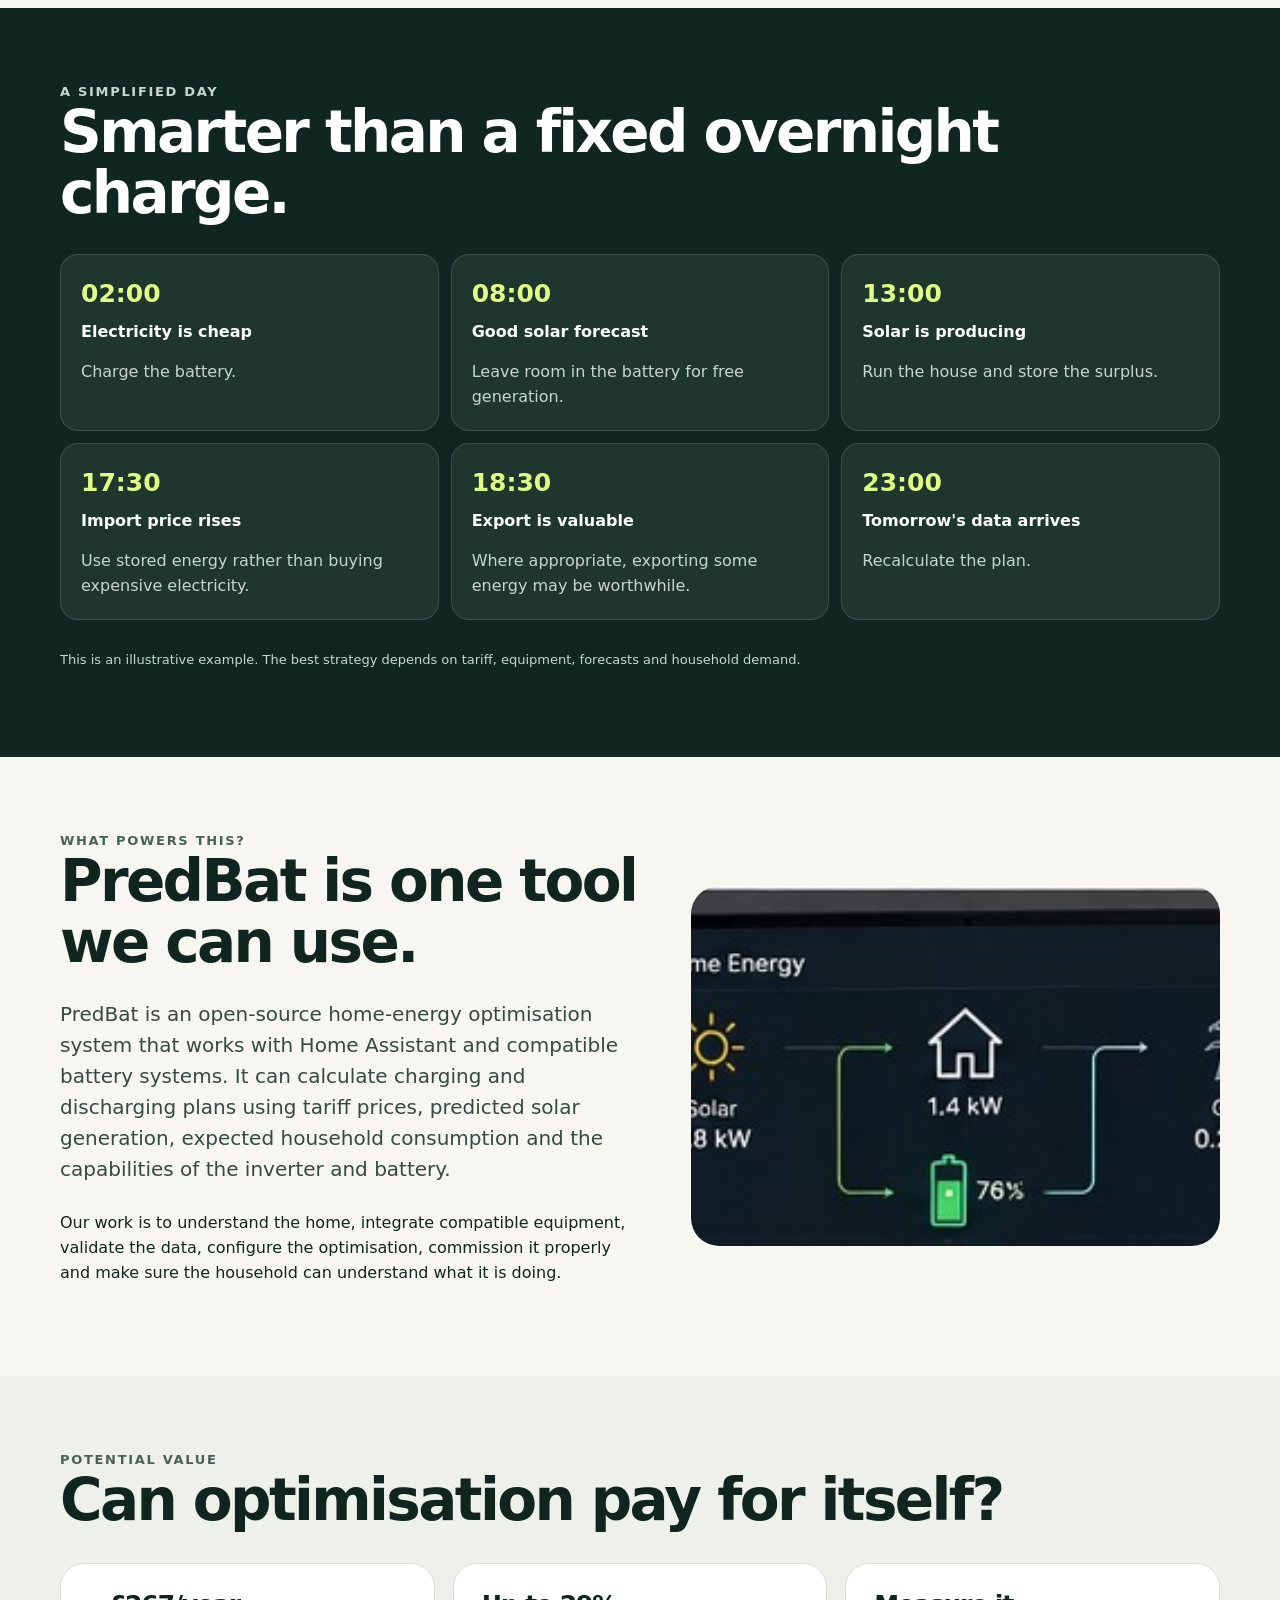
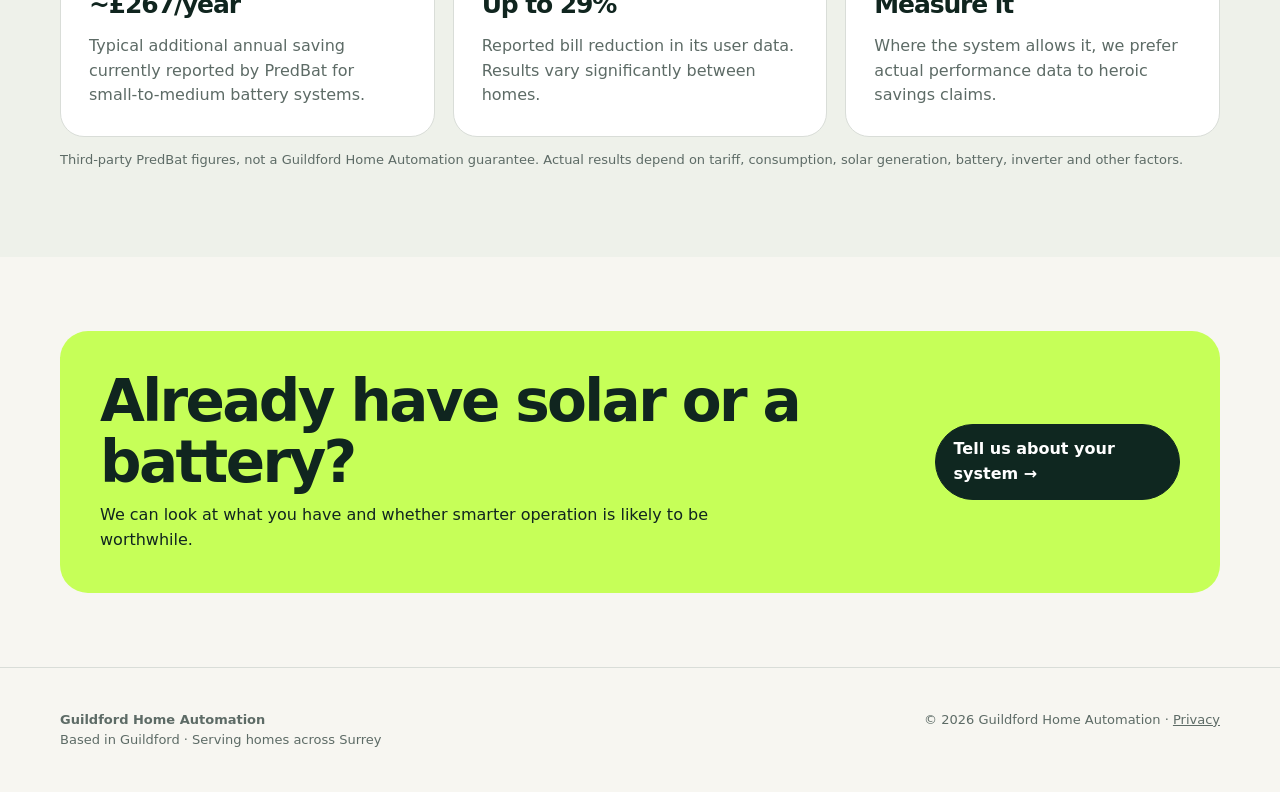
<file: energy.html>
<!doctype html>
<html lang="en-GB">
<head>
<meta charset="utf-8">
<meta name="viewport" content="width=device-width,initial-scale=1">
<title>Smart Energy Automation Guildford | Solar, Battery, EV & Heating</title>
<meta name="description" content="Smart energy automation in Guildford and Surrey: solar, home batteries, EV charging, heating, hot water and flexible electricity tariffs working together.">
<link rel="canonical" href="https://guildfordhomeautomation.co.uk/energy.html">
<meta property="og:title" content="Smart Energy Automation Guildford | Solar, Battery, EV & Heating">
<meta property="og:description" content="Smart energy automation in Guildford and Surrey: solar, home batteries, EV charging, heating, hot water and flexible electricity tariffs working together.">
<meta property="og:type" content="website">
<meta property="og:locale" content="en_GB">
<link rel="stylesheet" href="assets/site.css">
<script type="application/ld+json">
{
  "@context":"https://schema.org",
  "@type":"ProfessionalService",
  "name":"Guildford Home Automation",
  "url":"https://guildfordhomeautomation.co.uk/",
  "areaServed":["Guildford","Godalming","Woking","Farnham","Surrey"],
  "description":"Smart home and energy automation for homes in Guildford and Surrey."
}
</script>
</head>
<body>
<header><div class="wrap nav"><a class="brand" href="index.html">Guildford Home Automation<span>Smart home & energy engineering</span></a><nav><a href="automation.html">Smart Home</a><a href="energy.html">Energy Optimisation</a><a href="energy-advice.html">Independent Energy Advice</a><a href="test-house.html">Test House</a><a href="pricing.html">Pricing</a><a class="btn" href="contact.html">Contact</a></nav></div></header>
<main>
<section class="pagehero visual-pagehero"><div class="wrap split"><div><div class="eyebrow">Energy optimisation</div><h1>Your battery can do more than store solar.</h1><p class="lead">A home battery can charge whenever electricity is available. Getting the best from it means deciding when to charge, when to keep energy for later, when to power the house and when exporting might make more sense.</p></div><img src="assets/images/solar.jpg" alt="Rooftop solar panels"></div></section>
<section><div class="wrap"><div class="eyebrow">The idea</div><h2>Plan energy around what tomorrow is likely to look like.</h2><p class="lead">An optimisation system can combine changing electricity prices, predicted solar generation, expected household demand and the current state of the battery. It then keeps recalculating a plan as those inputs change.</p><div class="energy-flow"><div class="flow-inputs"><div class="flow-box">Weather & solar forecast</div><div class="flow-box">Electricity prices</div><div class="flow-box">Expected home usage</div><div class="flow-box">Battery & inverter limits</div></div><div class="flow-core">Optimisation</div><div class="flow-output">Charge<br>Hold<br>Power the house<br>Export</div></div></div></section>
<section class="dark"><div class="wrap"><div class="eyebrow">A simplified day</div><h2>Smarter than a fixed overnight charge.</h2><div class="timeline"><div><strong>02:00</strong><span>Electricity is cheap</span><p>Charge the battery.</p></div><div><strong>08:00</strong><span>Good solar forecast</span><p>Leave room in the battery for free generation.</p></div><div><strong>13:00</strong><span>Solar is producing</span><p>Run the house and store the surplus.</p></div><div><strong>17:30</strong><span>Import price rises</span><p>Use stored energy rather than buying expensive electricity.</p></div><div><strong>18:30</strong><span>Export is valuable</span><p>Where appropriate, exporting some energy may be worthwhile.</p></div><div><strong>23:00</strong><span>Tomorrow's data arrives</span><p>Recalculate the plan.</p></div></div><p class="small" style="color:#c9d6d0">This is an illustrative example. The best strategy depends on tariff, equipment, forecasts and household demand.</p></div></section>
<section><div class="wrap split"><div><div class="eyebrow">What powers this?</div><h2>PredBat is one tool we can use.</h2><p class="lead compact">PredBat is an open-source home-energy optimisation system that works with Home Assistant and compatible battery systems. It can calculate charging and discharging plans using tariff prices, predicted solar generation, expected household consumption and the capabilities of the inverter and battery.</p><p>Our work is to understand the home, integrate compatible equipment, validate the data, configure the optimisation, commission it properly and make sure the household can understand what it is doing.</p></div><img class="rounded-image" src="assets/images/energy-dashboard.jpg" alt="Home energy optimisation dashboard"></div></section>
<section class="soft-section"><div class="wrap"><div class="eyebrow">Potential value</div><h2>Can optimisation pay for itself?</h2><div class="grid3"><div class="card"><h3>~£267/year</h3><p>Typical additional annual saving currently reported by PredBat for small-to-medium battery systems.</p></div><div class="card"><h3>Up to 29%</h3><p>Reported bill reduction in its user data. Results vary significantly between homes.</p></div><div class="card"><h3>Measure it</h3><p>Where the system allows it, we prefer actual performance data to heroic savings claims.</p></div></div><p class="small">Third-party PredBat figures, not a Guildford Home Automation guarantee. Actual results depend on tariff, consumption, solar generation, battery, inverter and other factors.</p></div></section>
<section><div class="wrap banner"><div><h2>Already have solar or a battery?</h2><p>We can look at what you have and whether smarter operation is likely to be worthwhile.</p></div><a class="btn" href="contact.html">Tell us about your system →</a></div></section>
</main>
<footer><div class="wrap footer-grid"><div><strong>Guildford Home Automation</strong><br>Based in Guildford · Serving homes across Surrey</div><div>© <span data-year></span> Guildford Home Automation · <a href="privacy.html">Privacy</a></div></div></footer><script src="assets/site.js"></script>
</body></html>
</file>
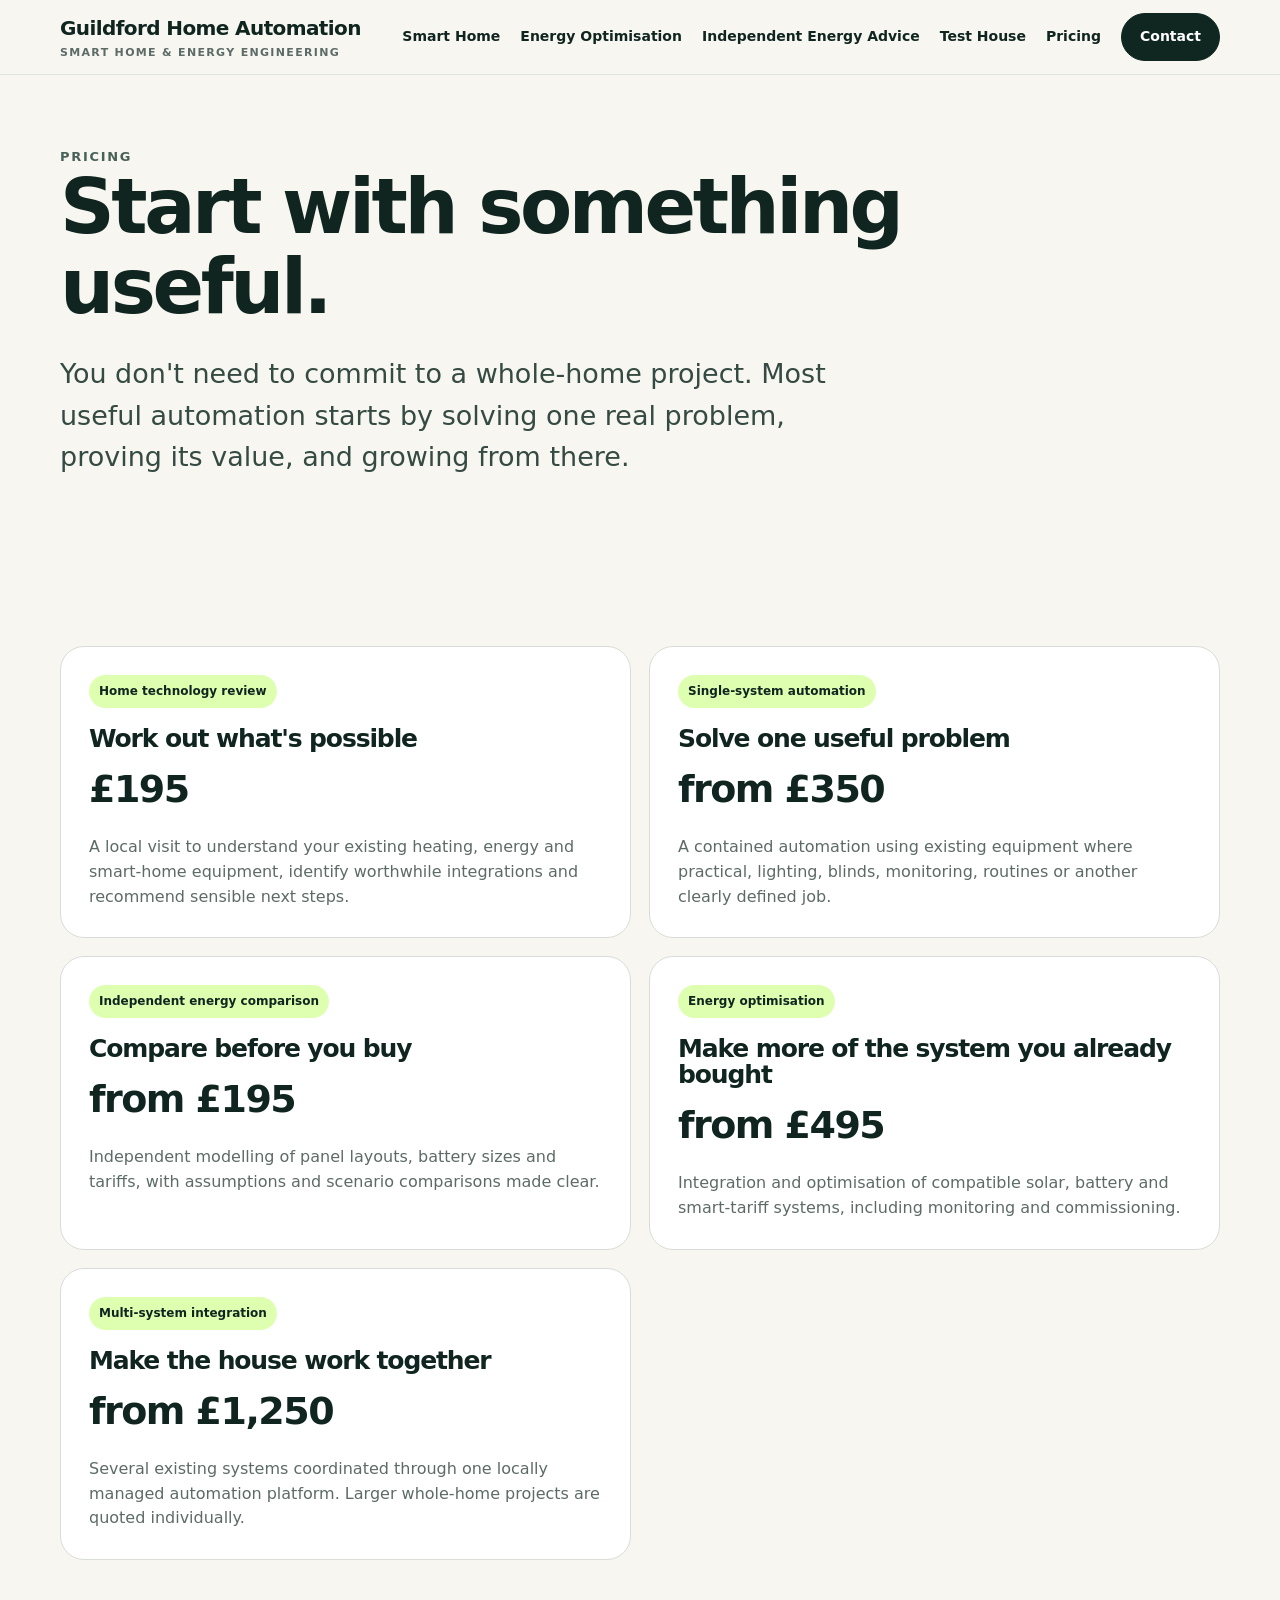
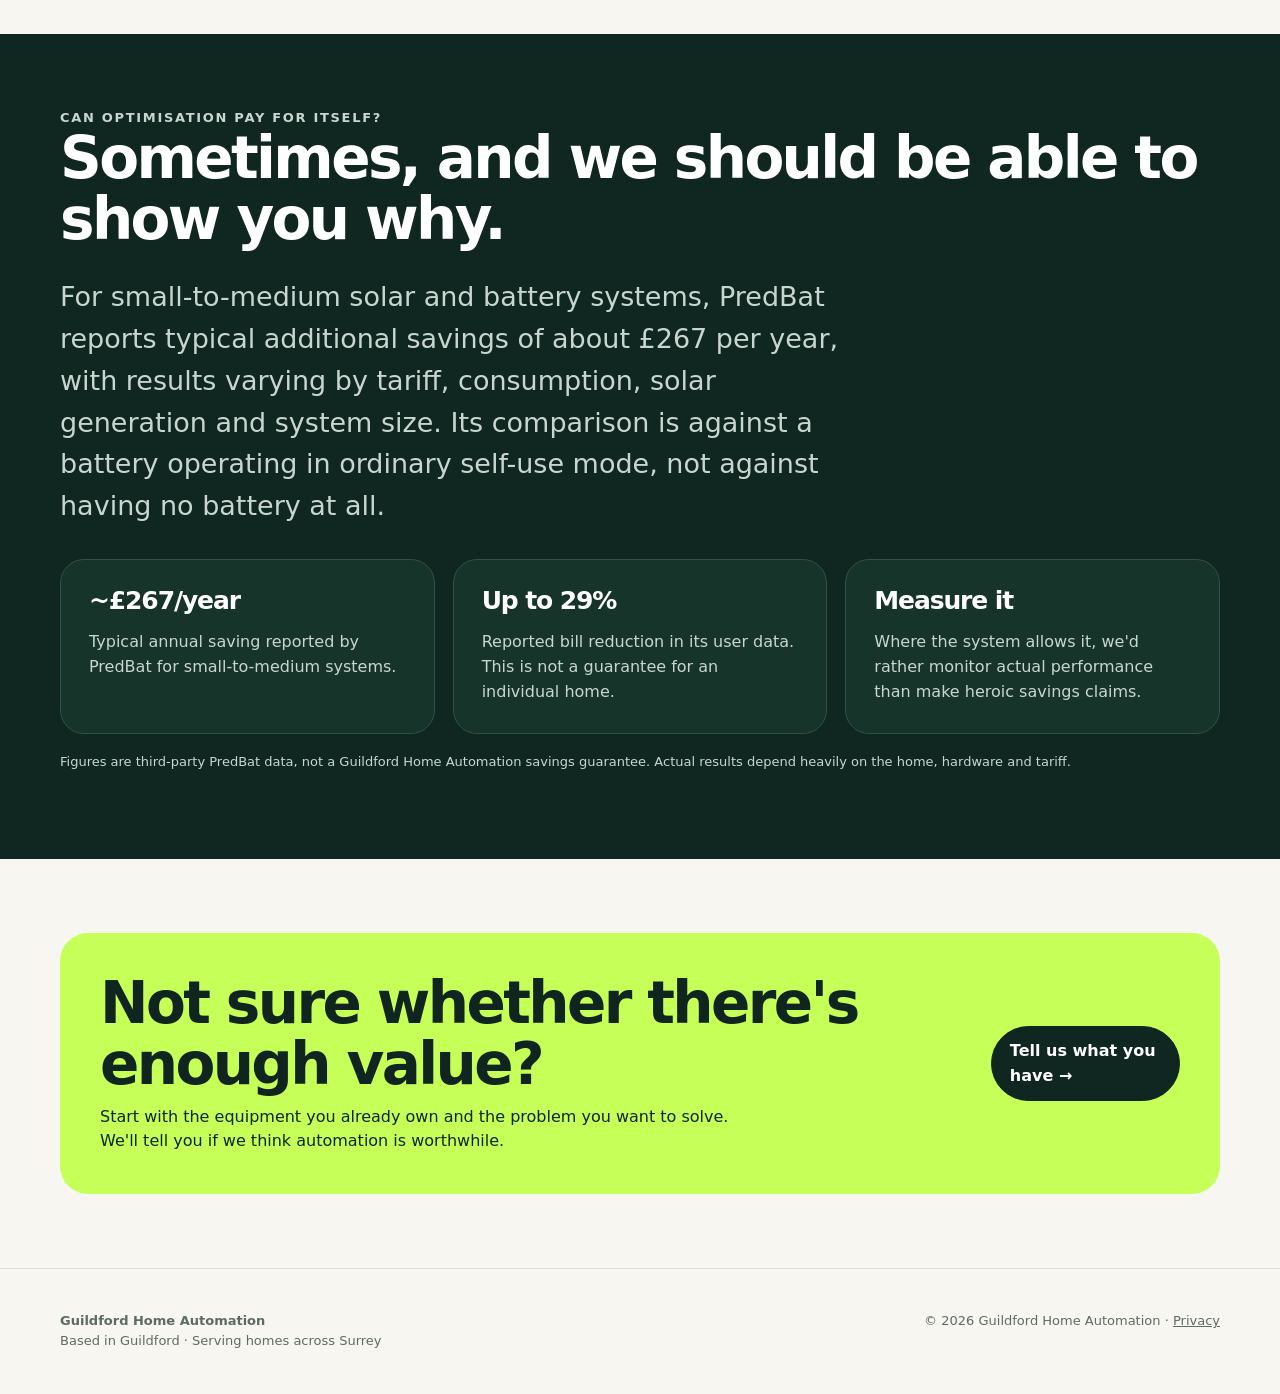
<file: pricing.html>
<!doctype html>
<html lang="en-GB">
<head>
<meta charset="utf-8">
<meta name="viewport" content="width=device-width,initial-scale=1">
<title>Pricing | Guildford Home Automation</title>
<meta name="description" content="Indicative pricing for smart-home and smart-energy integration in Guildford and Surrey, from targeted automation to whole-home projects.">
<link rel="canonical" href="https://guildfordhomeautomation.co.uk/pricing.html">
<meta property="og:title" content="Pricing | Guildford Home Automation">
<meta property="og:description" content="Indicative pricing for smart-home and smart-energy integration in Guildford and Surrey, from targeted automation to whole-home projects.">
<meta property="og:type" content="website">
<meta property="og:locale" content="en_GB">
<link rel="stylesheet" href="assets/site.css">
<script type="application/ld+json">
{
  "@context":"https://schema.org",
  "@type":"ProfessionalService",
  "name":"Guildford Home Automation",
  "url":"https://guildfordhomeautomation.co.uk/",
  "areaServed":["Guildford","Godalming","Woking","Farnham","Surrey"],
  "description":"Smart home and energy automation for homes in Guildford and Surrey."
}
</script>
</head>
<body>
<header><div class="wrap nav"><a class="brand" href="index.html">Guildford Home Automation<span>Smart home & energy engineering</span></a><nav><a href="automation.html">Smart Home</a><a href="energy.html">Energy Optimisation</a><a href="energy-advice.html">Independent Energy Advice</a><a href="test-house.html">Test House</a><a href="pricing.html">Pricing</a><a class="btn" href="contact.html">Contact</a></nav></div></header>
<main>
<section class="pagehero"><div class="wrap"><div class="eyebrow">Pricing</div><h1>Start with something useful.</h1><p class="lead">You don't need to commit to a whole-home project. Most useful automation starts by solving one real problem, proving its value, and growing from there.</p></div></section>
<section><div class="wrap grid2"><div class="card"><span class="pill">Home technology review</span><h3>Work out what's possible</h3><div class="price">£195</div><p>A local visit to understand your existing heating, energy and smart-home equipment, identify worthwhile integrations and recommend sensible next steps.</p></div><div class="card"><span class="pill">Single-system automation</span><h3>Solve one useful problem</h3><div class="price">from £350</div><p>A contained automation using existing equipment where practical, lighting, blinds, monitoring, routines or another clearly defined job.</p></div><div class="card"><span class="pill">Independent energy comparison</span><h3>Compare before you buy</h3><div class="price">from £195</div><p>Independent modelling of panel layouts, battery sizes and tariffs, with assumptions and scenario comparisons made clear.</p></div><div class="card"><span class="pill">Energy optimisation</span><h3>Make more of the system you already bought</h3><div class="price">from £495</div><p>Integration and optimisation of compatible solar, battery and smart-tariff systems, including monitoring and commissioning.</p></div><div class="card"><span class="pill">Multi-system integration</span><h3>Make the house work together</h3><div class="price">from £1,250</div><p>Several existing systems coordinated through one locally managed automation platform. Larger whole-home projects are quoted individually.</p></div></div></section>
<section class="dark"><div class="wrap"><div class="eyebrow">Can optimisation pay for itself?</div><h2>Sometimes, and we should be able to show you why.</h2><p class="lead">For small-to-medium solar and battery systems, PredBat reports typical additional savings of about £267 per year, with results varying by tariff, consumption, solar generation and system size. Its comparison is against a battery operating in ordinary self-use mode, not against having no battery at all.</p><div class="grid3"><div class="card"><h3>~£267/year</h3><p>Typical annual saving reported by PredBat for small-to-medium systems.</p></div><div class="card"><h3>Up to 29%</h3><p>Reported bill reduction in its user data. This is not a guarantee for an individual home.</p></div><div class="card"><h3>Measure it</h3><p>Where the system allows it, we'd rather monitor actual performance than make heroic savings claims.</p></div></div><p class="small" style="margin-top:18px;color:#c9d6d0">Figures are third-party PredBat data, not a Guildford Home Automation savings guarantee. Actual results depend heavily on the home, hardware and tariff.</p></div></section>
<section><div class="wrap banner"><div><h2>Not sure whether there's enough value?</h2><p>Start with the equipment you already own and the problem you want to solve. We'll tell you if we think automation is worthwhile.</p></div><a class="btn" href="contact.html">Tell us what you have →</a></div></section>
</main>
<footer><div class="wrap footer-grid"><div><strong>Guildford Home Automation</strong><br>Based in Guildford · Serving homes across Surrey</div><div>© <span data-year></span> Guildford Home Automation · <a href="privacy.html">Privacy</a></div></div></footer><script src="assets/site.js"></script>
</body></html>
</file>
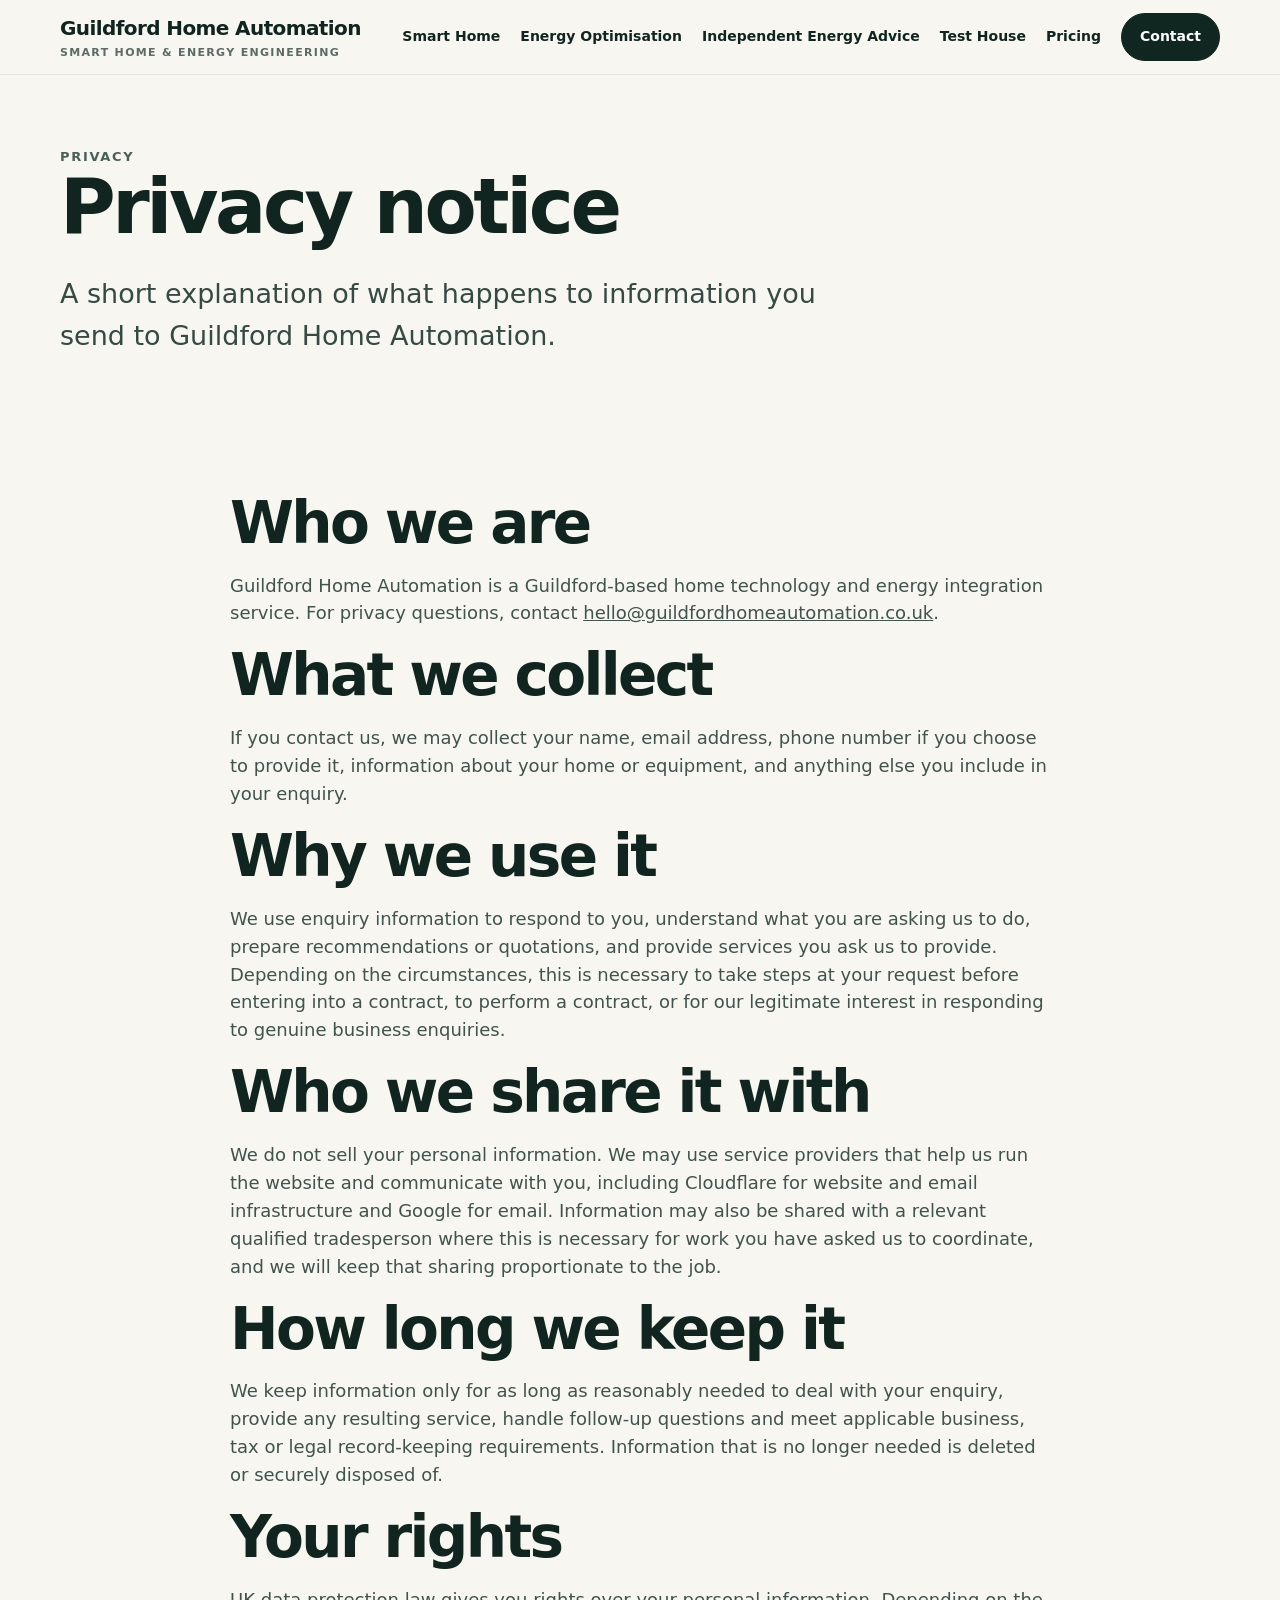
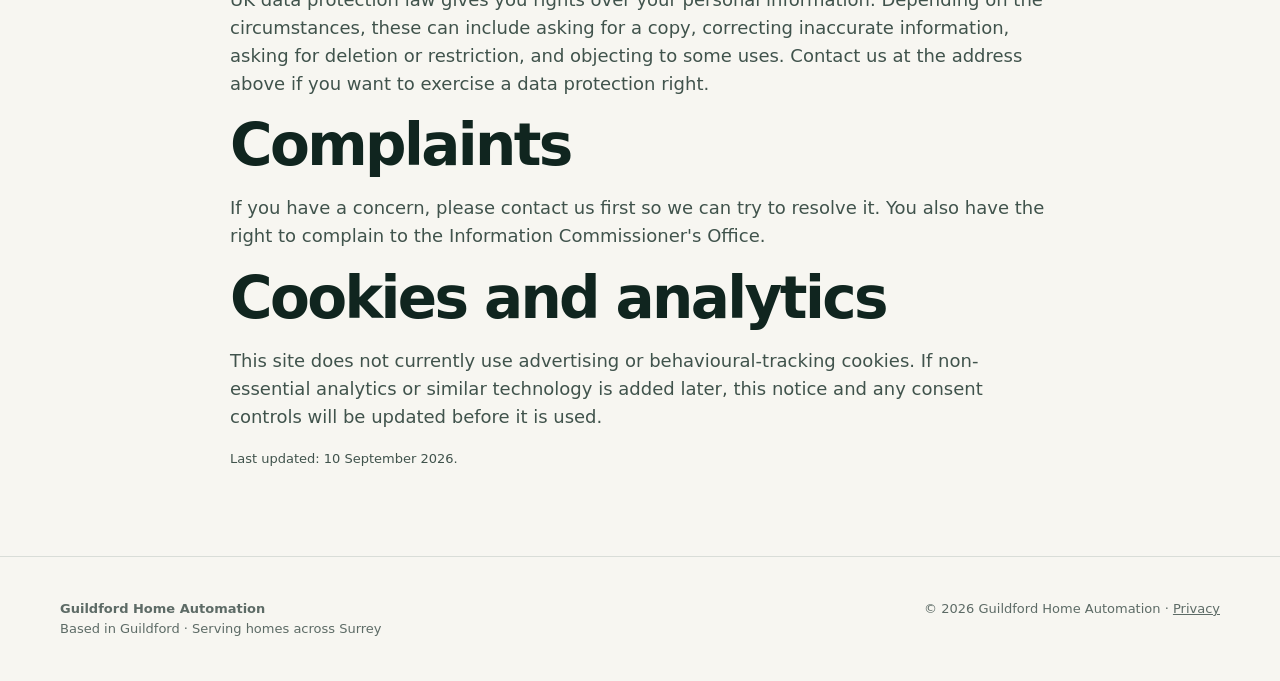
<file: privacy.html>
<!doctype html>
<html lang="en-GB">
<head>
<meta charset="utf-8">
<meta name="viewport" content="width=device-width,initial-scale=1">
<title>Privacy | Guildford Home Automation</title>
<meta name="description" content="Privacy notice for Guildford Home Automation, including how enquiry information is used and protected.">
<link rel="canonical" href="https://guildfordhomeautomation.co.uk/privacy.html">
<meta property="og:title" content="Privacy | Guildford Home Automation">
<meta property="og:type" content="website">
<meta property="og:locale" content="en_GB">
<link rel="stylesheet" href="assets/site.css">
</head>
<body>
<header><div class="wrap nav"><a class="brand" href="index.html">Guildford Home Automation<span>Smart home & energy engineering</span></a><nav><a href="automation.html">Smart Home</a><a href="energy.html">Energy Optimisation</a><a href="energy-advice.html">Independent Energy Advice</a><a href="test-house.html">Test House</a><a href="pricing.html">Pricing</a><a class="btn" href="contact.html">Contact</a></nav></div></header>
<main>
<section class="pagehero"><div class="wrap"><div class="eyebrow">Privacy</div><h1>Privacy notice</h1><p class="lead">A short explanation of what happens to information you send to Guildford Home Automation.</p></div></section>
<section><div class="wrap prose">
<h2>Who we are</h2><p>Guildford Home Automation is a Guildford-based home technology and energy integration service. For privacy questions, contact <a href="mailto:hello@guildfordhomeautomation.co.uk">hello@guildfordhomeautomation.co.uk</a>.</p>
<h2>What we collect</h2><p>If you contact us, we may collect your name, email address, phone number if you choose to provide it, information about your home or equipment, and anything else you include in your enquiry.</p>
<h2>Why we use it</h2><p>We use enquiry information to respond to you, understand what you are asking us to do, prepare recommendations or quotations, and provide services you ask us to provide. Depending on the circumstances, this is necessary to take steps at your request before entering into a contract, to perform a contract, or for our legitimate interest in responding to genuine business enquiries.</p>
<h2>Who we share it with</h2><p>We do not sell your personal information. We may use service providers that help us run the website and communicate with you, including Cloudflare for website and email infrastructure and Google for email. Information may also be shared with a relevant qualified tradesperson where this is necessary for work you have asked us to coordinate, and we will keep that sharing proportionate to the job.</p>
<h2>How long we keep it</h2><p>We keep information only for as long as reasonably needed to deal with your enquiry, provide any resulting service, handle follow-up questions and meet applicable business, tax or legal record-keeping requirements. Information that is no longer needed is deleted or securely disposed of.</p>
<h2>Your rights</h2><p>UK data protection law gives you rights over your personal information. Depending on the circumstances, these can include asking for a copy, correcting inaccurate information, asking for deletion or restriction, and objecting to some uses. Contact us at the address above if you want to exercise a data protection right.</p>
<h2>Complaints</h2><p>If you have a concern, please contact us first so we can try to resolve it. You also have the right to complain to the Information Commissioner's Office.</p>
<h2>Cookies and analytics</h2><p>This site does not currently use advertising or behavioural-tracking cookies. If non-essential analytics or similar technology is added later, this notice and any consent controls will be updated before it is used.</p>
<p class="small">Last updated: 10 September 2026.</p>
</div></section>
</main>
<footer><div class="wrap footer-grid"><div><strong>Guildford Home Automation</strong><br>Based in Guildford · Serving homes across Surrey</div><div>© <span data-year></span> Guildford Home Automation · <a href="privacy.html">Privacy</a></div></div></footer><script src="assets/site.js"></script>
</body></html>
</file>
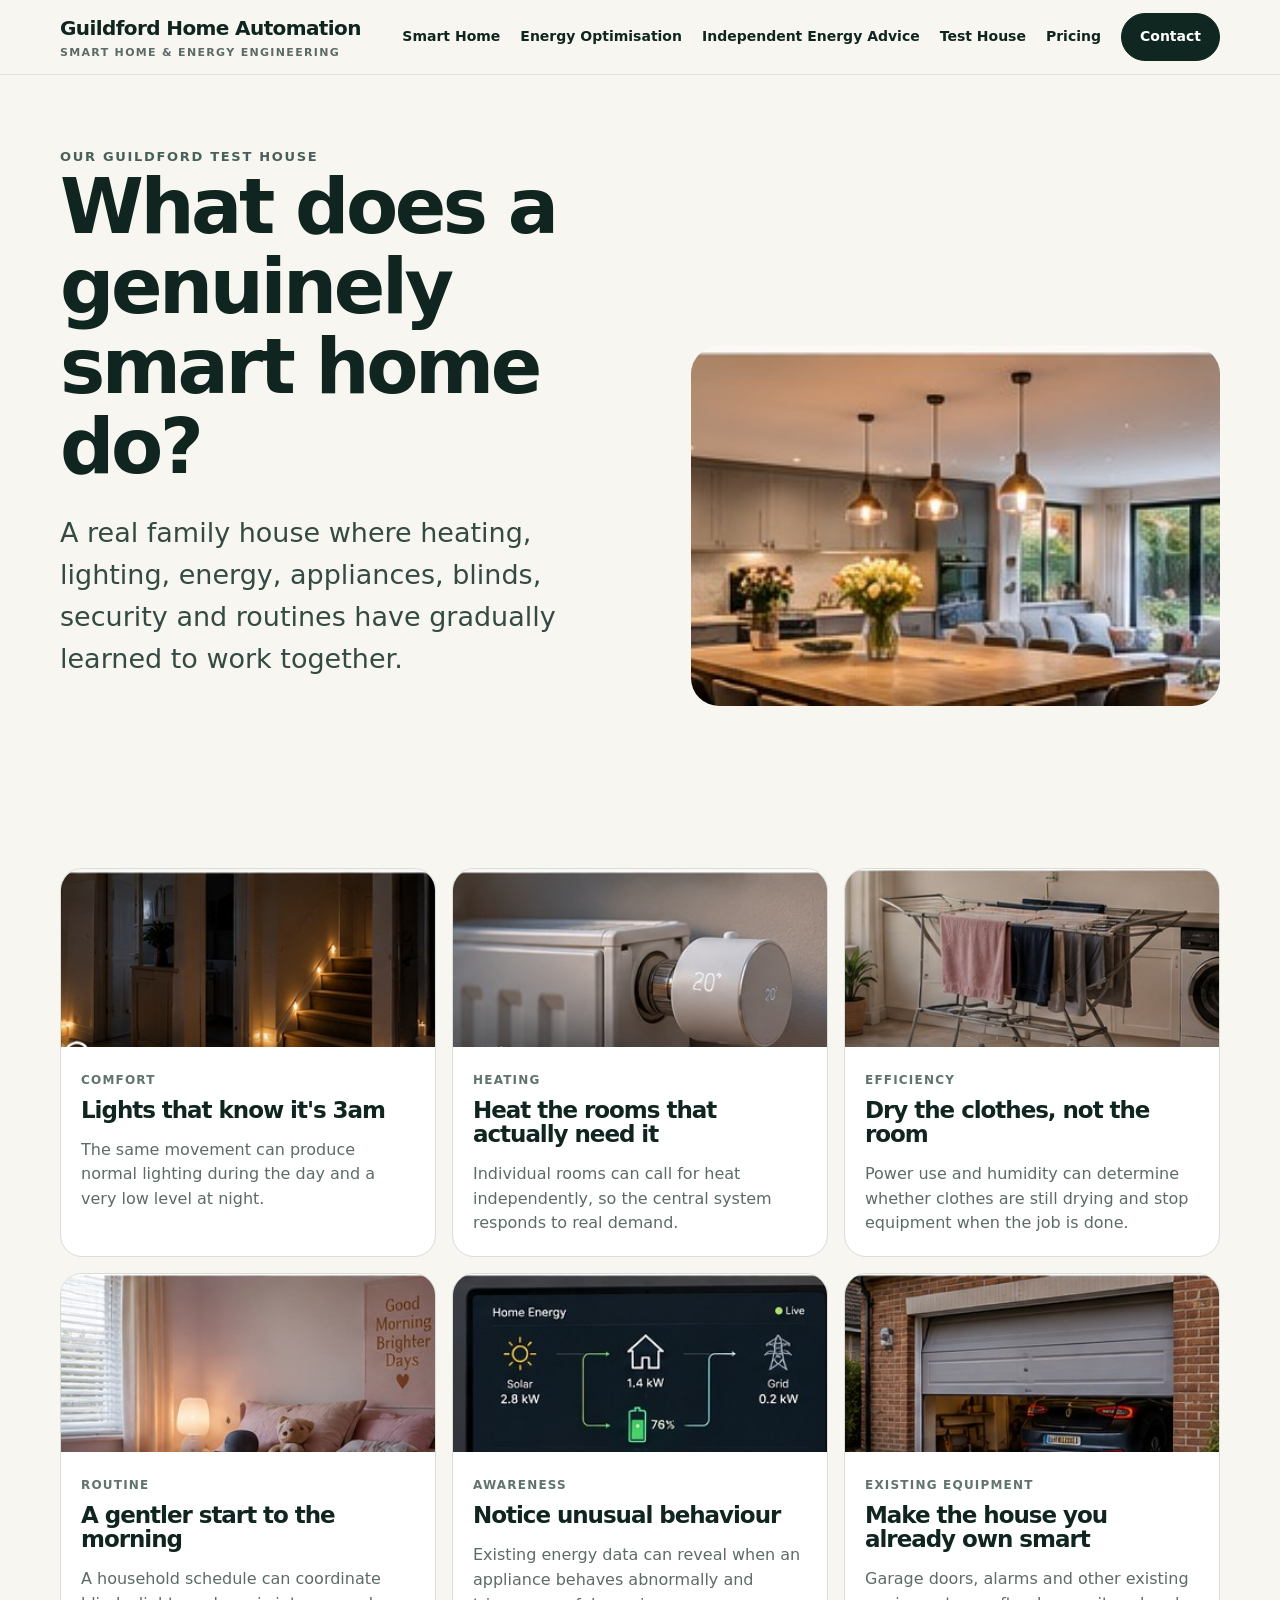
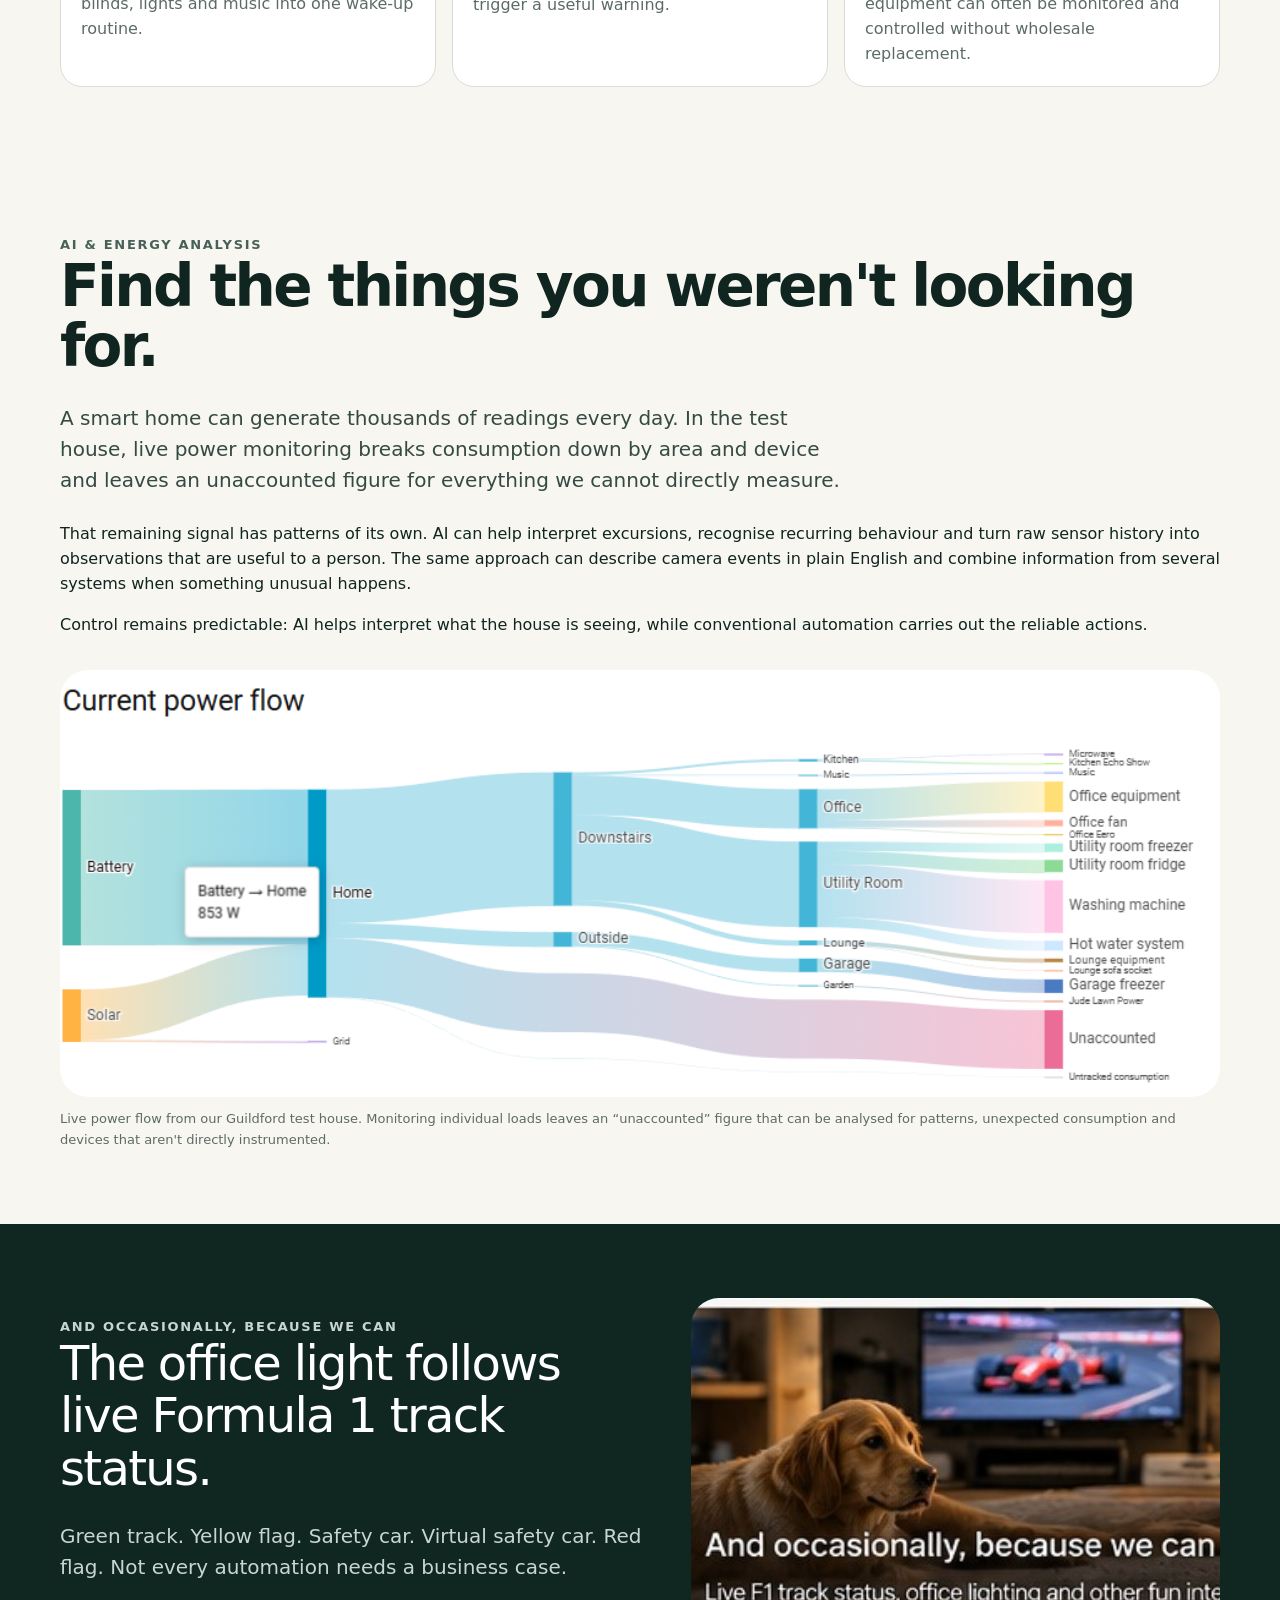
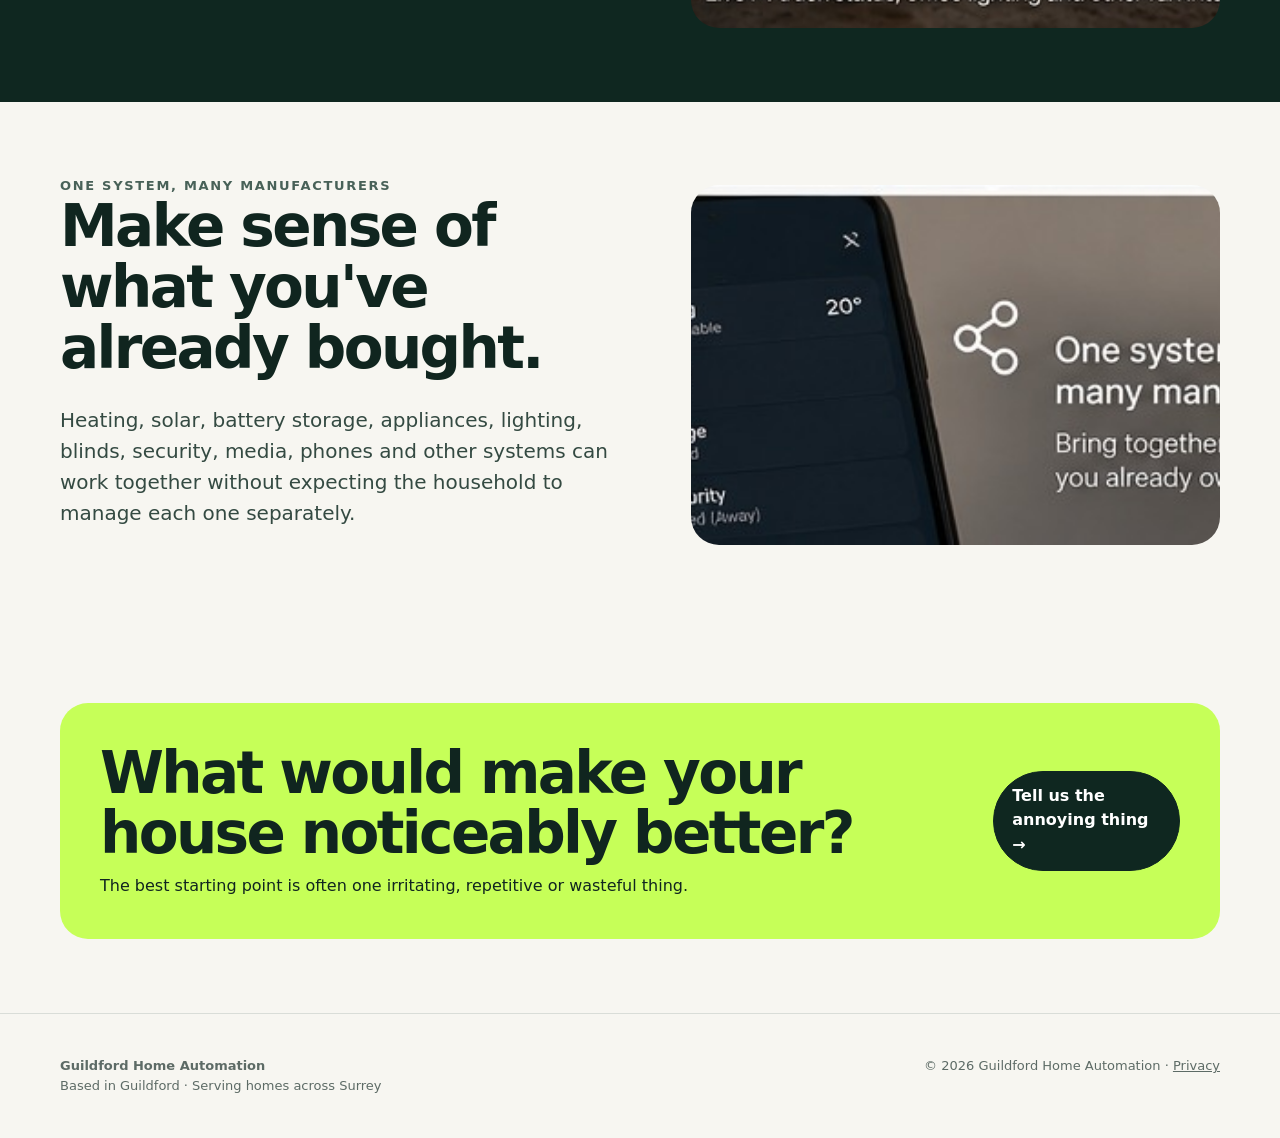
<file: test-house.html>
<!doctype html>
<html lang="en-GB">
<head>
<meta charset="utf-8">
<meta name="viewport" content="width=device-width,initial-scale=1">
<title>Our Test House | Guildford Home Automation</title>
<meta name="description" content="A real Guildford home used to develop and test practical home automation: solar, battery optimisation, hot water, blinds, energy monitoring and more.">
<link rel="canonical" href="https://guildfordhomeautomation.co.uk/test-house.html">
<meta property="og:title" content="Our Test House | Guildford Home Automation">
<meta property="og:description" content="A real Guildford home used to develop and test practical home automation: solar, battery optimisation, hot water, blinds, energy monitoring and more.">
<meta property="og:type" content="website">
<meta property="og:locale" content="en_GB">
<link rel="stylesheet" href="assets/site.css">
<script type="application/ld+json">
{
  "@context":"https://schema.org",
  "@type":"ProfessionalService",
  "name":"Guildford Home Automation",
  "url":"https://guildfordhomeautomation.co.uk/",
  "areaServed":["Guildford","Godalming","Woking","Farnham","Surrey"],
  "description":"Smart home and energy automation for homes in Guildford and Surrey."
}
</script>
</head>
<body>
<header>
  <div class="wrap nav">
    <a class="brand" href="index.html">Guildford Home Automation<span>Smart home & energy engineering</span></a>
    <nav>
      <a href="automation.html">Smart Home</a>
      <a href="energy.html">Energy Optimisation</a>
      <a href="energy-advice.html">Independent Energy Advice</a>
      <a href="test-house.html">Test House</a>
      <a href="pricing.html">Pricing</a>
      <a class="btn" href="contact.html">Contact</a>
    </nav>
  </div>
</header>
<main>
<section class="pagehero visual-pagehero">
  <div class="wrap split">
    <div><div class="eyebrow">Our Guildford test house</div><h1>What does a genuinely smart home do?</h1><p class="lead">A real family house where heating, lighting, energy, appliances, blinds, security and routines have gradually learned to work together.</p></div>
    <img src="assets/images/kitchen.jpg" alt="A lived-in smart home interior">
  </div>
</section>
<section>
<div class="wrap story-grid large">
  <article class="story-card"><img src="assets/images/night-lighting.jpg" alt="Low-level night lighting"><div><span>Comfort</span><h3>Lights that know it's 3am</h3><p>The same movement can produce normal lighting during the day and a very low level at night.</p></div></article>
  <article class="story-card"><img src="assets/images/heating.jpg" alt="Smart heating control"><div><span>Heating</span><h3>Heat the rooms that actually need it</h3><p>Individual rooms can call for heat independently, so the central system responds to real demand.</p></div></article>
  <article class="story-card"><img src="assets/images/laundry.jpg" alt="Indoor clothes drying"><div><span>Efficiency</span><h3>Dry the clothes, not the room</h3><p>Power use and humidity can determine whether clothes are still drying and stop equipment when the job is done.</p></div></article>
  <article class="story-card"><img src="assets/images/bedroom.jpg" alt="Bedroom morning routine"><div><span>Routine</span><h3>A gentler start to the morning</h3><p>A household schedule can coordinate blinds, lights and music into one wake-up routine.</p></div></article>
  <article class="story-card"><img src="assets/images/energy-dashboard.jpg" alt="Home energy dashboard"><div><span>Awareness</span><h3>Notice unusual behaviour</h3><p>Existing energy data can reveal when an appliance behaves abnormally and trigger a useful warning.</p></div></article>
  <article class="story-card"><img src="assets/images/garage.jpg" alt="Automated garage door"><div><span>Existing equipment</span><h3>Make the house you already own smart</h3><p>Garage doors, alarms and other existing equipment can often be monitored and controlled without wholesale replacement.</p></div></article>
</div>
</section>
<section>
<div class="wrap">
  <div class="eyebrow">AI & energy analysis</div>
  <h2>Find the things you weren't looking for.</h2>
  <p class="lead compact">A smart home can generate thousands of readings every day. In the test house, live power monitoring breaks consumption down by area and device and leaves an unaccounted figure for everything we cannot directly measure.</p>
  <p>That remaining signal has patterns of its own. AI can help interpret excursions, recognise recurring behaviour and turn raw sensor history into observations that are useful to a person. The same approach can describe camera events in plain English and combine information from several systems when something unusual happens.</p>
  <p>Control remains predictable: AI helps interpret what the house is seeing, while conventional automation carries out the reliable actions.</p>
  <figure style="margin:2rem 0 0">
    <img class="rounded-image" style="display:block;width:100%;height:auto" src="assets/images/test-house-power-flow.png" alt="Live power-flow monitoring from the Guildford test house showing solar, battery, grid, household loads and unaccounted consumption">
    <figcaption class="small" style="margin-top:.75rem">Live power flow from our Guildford test house. Monitoring individual loads leaves an “unaccounted” figure that can be analysed for patterns, unexpected consumption and devices that aren't directly instrumented.</figcaption>
  </figure>
</div>
</section>
<section class="dark f1-panel">
<div class="wrap split">
  <div><div class="eyebrow">And occasionally, because we can</div><div class="bigquote">The office light follows live Formula 1 track status.</div><p class="lead compact">Green track. Yellow flag. Safety car. Virtual safety car. Red flag. Not every automation needs a business case.</p></div>
  <img src="assets/images/f1-office.jpg" alt="Office lighting during a Formula 1 race">
</div>
</section>
<section>
<div class="wrap split">
  <div><div class="eyebrow">One system, many manufacturers</div><h2>Make sense of what you've already bought.</h2><p class="lead compact">Heating, solar, battery storage, appliances, lighting, blinds, security, media, phones and other systems can work together without expecting the household to manage each one separately.</p></div>
  <img class="rounded-image" src="assets/images/smart-home.jpg" alt="Smart-home integration controls">
</div>
</section>
<section>
<div class="wrap banner"><div><h2>What would make your house noticeably better?</h2><p>The best starting point is often one irritating, repetitive or wasteful thing.</p></div><a class="btn" href="contact.html">Tell us the annoying thing →</a></div>
</section>
</main>
<footer>
  <div class="wrap footer-grid">
    <div><strong>Guildford Home Automation</strong><br>Based in Guildford · Serving homes across Surrey</div>
    <div>© <span data-year></span> Guildford Home Automation · <a href="privacy.html">Privacy</a></div>
  </div>
</footer>
<script src="assets/site.js"></script>
</body></html>
</file>
<file: assets/site.css>
:root{
  --ink:#10251f;
  --muted:#5d6b66;
  --paper:#f7f6f1;
  --card:#ffffff;
  --line:#d9ddd8;
  --accent:#c6ff58;
  --accent2:#dfffb0;
  --dark:#0f2720;
  --max:1160px;
}
*{box-sizing:border-box}
html{scroll-behavior:smooth}
body{margin:0;font-family:Inter,ui-sans-serif,system-ui,-apple-system,BlinkMacSystemFont,"Segoe UI",sans-serif;background:var(--paper);color:var(--ink);line-height:1.55}
a{color:inherit}
.wrap{width:min(var(--max),calc(100% - 40px));margin:auto}
header{position:sticky;top:0;z-index:20;background:rgba(247,246,241,.93);backdrop-filter:blur(12px);border-bottom:1px solid rgba(16,37,31,.09)}
.nav{height:74px;display:flex;align-items:center;justify-content:space-between;gap:24px}
.brand{text-decoration:none;font-weight:800;letter-spacing:-.03em;font-size:20px}
.brand span{display:block;font-size:11px;letter-spacing:.12em;text-transform:uppercase;color:var(--muted);font-weight:700}
nav{display:flex;gap:20px;align-items:center;font-size:14px;font-weight:650}
nav a{text-decoration:none}
.btn{display:inline-flex;align-items:center;justify-content:center;gap:8px;border-radius:999px;padding:12px 18px;background:var(--dark);color:white;text-decoration:none;font-weight:750;border:1px solid var(--dark)}
.btn.alt{background:transparent;color:var(--ink)}
.btn.lime{background:var(--accent);border-color:var(--accent);color:var(--ink)}
.hero{padding:92px 0 64px}
.eyebrow{font-size:13px;text-transform:uppercase;letter-spacing:.13em;font-weight:800;color:#486158}
h1,h2,h3{line-height:1.05;letter-spacing:-.045em;margin:0}
h1{font-size:clamp(48px,8vw,92px);max-width:1000px}
h2{font-size:clamp(34px,5vw,58px)}
h3{font-size:25px}
.lead{font-size:clamp(19px,2.3vw,27px);max-width:780px;color:#344a42;margin:26px 0}
.actions{display:flex;gap:12px;flex-wrap:wrap;margin-top:30px}
.local-note{margin-top:28px;color:var(--muted);font-size:14px}
.flow{margin-top:48px;border:1px solid var(--line);border-radius:28px;background:var(--card);padding:20px;display:grid;grid-template-columns:repeat(7,1fr);align-items:center;gap:10px}
.flow .node{padding:18px 10px;text-align:center;border-radius:18px;background:#f4f6f1;font-weight:750}
.flow .arrow{text-align:center;color:#739083}
section{padding:74px 0}
.grid3{display:grid;grid-template-columns:repeat(3,1fr);gap:18px;margin-top:32px}
.grid2{display:grid;grid-template-columns:repeat(2,1fr);gap:18px;margin-top:32px}
.card{background:var(--card);border:1px solid var(--line);border-radius:24px;padding:28px}
.card p{color:var(--muted);margin-bottom:0}
.pill{display:inline-block;padding:7px 10px;background:var(--accent2);border-radius:999px;font-size:12px;font-weight:800;margin-bottom:18px}
.dark{background:var(--dark);color:white}
.dark .eyebrow,.dark p{color:#c9d6d0}
.dark .card{background:#17342b;border-color:#315047}
.bigquote{font-size:clamp(28px,4vw,48px);max-width:900px;letter-spacing:-.035em;line-height:1.1}
.steps{counter-reset:s;margin-top:36px}
.step{display:grid;grid-template-columns:72px 1fr;gap:18px;padding:24px 0;border-top:1px solid var(--line)}
.step:before{counter-increment:s;content:"0" counter(s);font-weight:850;color:#6f837b;font-size:18px}
.price{font-size:38px;font-weight:850;letter-spacing:-.04em;margin:8px 0}
.small{font-size:13px;color:var(--muted)}
.banner{border-radius:28px;background:var(--accent);padding:40px;display:flex;align-items:center;justify-content:space-between;gap:30px}
.banner p{max-width:650px;margin:10px 0 0}
footer{padding:42px 0;border-top:1px solid var(--line);color:var(--muted);font-size:13px}
.footer-grid{display:flex;justify-content:space-between;gap:20px;flex-wrap:wrap}
.form{display:grid;gap:14px;max-width:760px}
label{font-weight:750;font-size:14px}
input,textarea,select{width:100%;margin-top:6px;padding:14px 15px;border:1px solid #bfc7c1;border-radius:13px;background:white;font:inherit;color:var(--ink)}
textarea{min-height:140px;resize:vertical}
.checks{display:grid;grid-template-columns:repeat(2,1fr);gap:10px;margin:8px 0}
.check{display:flex;gap:9px;align-items:center;background:white;border:1px solid var(--line);padding:12px;border-radius:13px}
.check input{width:auto;margin:0}
.pagehero{padding:72px 0 36px}
.pagehero h1{font-size:clamp(44px,7vw,76px)}
.prose{max-width:820px;font-size:18px}
.prose p{color:#40534c}
.tagrow{display:flex;gap:9px;flex-wrap:wrap;margin-top:18px}
.tag{padding:8px 11px;border:1px solid var(--line);background:white;border-radius:999px;font-size:13px;font-weight:700}
@media(max-width:850px){
  nav a:not(.btn){display:none}
  .grid3,.grid2{grid-template-columns:1fr}
  .flow{grid-template-columns:1fr}
  .flow .arrow{transform:rotate(90deg)}
  .checks{grid-template-columns:1fr}
  .banner{display:block}
  .banner .btn{margin-top:20px}
}
.hero-photo{position:relative;min-height:660px;padding:0;display:flex;align-items:flex-end;overflow:hidden;background:#14271f}
.hero-bg{position:absolute;inset:0;width:100%;height:100%;object-fit:cover;object-position:center}
.hero-shade{position:absolute;inset:0;background:linear-gradient(90deg,rgba(7,20,16,.86) 0%,rgba(7,20,16,.64) 48%,rgba(7,20,16,.12) 100%),linear-gradient(0deg,rgba(7,20,16,.45),transparent 55%)}
.hero-content{position:relative;z-index:2;color:white;padding-top:120px;padding-bottom:68px}
.hero-content h1{max-width:820px;text-shadow:0 2px 22px rgba(0,0,0,.22)}
.hero-content .lead{color:#eef4ef;max-width:740px}
.hero-content .local-note{color:#d9e5de}
.eyebrow.light{color:#d9ff8b}
.btn.glass{background:rgba(255,255,255,.09);color:white;border-color:rgba(255,255,255,.5);backdrop-filter:blur(8px)}
.intro-band{padding-top:86px}
.feature-grid{display:grid;grid-template-columns:repeat(3,1fr);gap:18px;margin-top:34px}
.photo-card{overflow:hidden;background:white;border:1px solid var(--line);border-radius:26px}
.photo-card>img{display:block;width:100%;height:210px;object-fit:cover}
.photo-copy{padding:25px}
.photo-copy p{color:var(--muted)}
.photo-copy a{font-weight:800;text-decoration:none;display:inline-block;margin-top:8px}
.split{display:grid;grid-template-columns:1.05fr .95fr;gap:46px;align-items:center}
.compact{font-size:20px}
.stack-cards{display:grid;gap:12px}
.mini-card{padding:23px 24px;border-radius:20px;background:rgba(255,255,255,.07);border:1px solid rgba(255,255,255,.14)}
.mini-card p{margin-bottom:0}
.story-grid{display:grid;grid-template-columns:repeat(4,1fr);gap:16px;margin-top:34px}
.story-grid.large{grid-template-columns:repeat(3,1fr)}
.story-card{display:block;border-radius:22px;overflow:hidden;background:white;border:1px solid var(--line);text-decoration:none}
.story-card img{width:100%;height:178px;display:block;object-fit:cover}
.story-card>div{padding:20px}
.story-card span{font-size:12px;letter-spacing:.1em;text-transform:uppercase;font-weight:850;color:#60736c}
.story-card h3{font-size:23px;margin-top:6px}
.story-card p{color:var(--muted);margin-bottom:0}
.location-strip{background:#e9ece5}
.location img,.visual-pagehero img,.f1-panel img,.rounded-image{width:100%;height:360px;object-fit:cover;border-radius:28px}
.visual-pagehero{padding-bottom:54px}
.visual-pagehero .split{align-items:end}
.f1-panel img{height:330px}
.dark .mini-card h3{font-size:21px;margin-top:18px}
.dark .mini-card h3:first-child{margin-top:0}
.dark .mini-card p{color:#c9d6d0}
img{max-width:100%}
@media(max-width:980px){
  .feature-grid{grid-template-columns:1fr 1fr}
  .story-grid,.story-grid.large{grid-template-columns:1fr 1fr}
  .split{grid-template-columns:1fr}
}
@media(max-width:620px){
  .hero-photo{min-height:620px}
  .hero-shade{background:linear-gradient(0deg,rgba(7,20,16,.9) 0%,rgba(7,20,16,.55) 70%,rgba(7,20,16,.25) 100%)}
  .feature-grid,.story-grid,.story-grid.large{grid-template-columns:1fr}
  .photo-card>img,.story-card img{height:220px}
  .hero-content{padding-top:90px;padding-bottom:48px}
  .location img,.visual-pagehero img,.f1-panel img,.rounded-image{height:260px}
}
.energy-flow{display:grid;grid-template-columns:1.25fr .8fr 1fr;gap:20px;align-items:center;margin:40px 0}
.flow-inputs{display:grid;grid-template-columns:1fr 1fr;gap:10px}
.flow-box,.flow-core,.flow-output{border-radius:20px;padding:22px;background:white;border:1px solid var(--line);font-weight:750}
.flow-core{background:#dfff85;text-align:center;font-size:24px}
.flow-output{line-height:1.8}
.timeline{display:grid;grid-template-columns:repeat(3,1fr);gap:12px;margin:30px 0}
.timeline>div{padding:20px;border-radius:18px;background:rgba(255,255,255,.07);border:1px solid rgba(255,255,255,.13)}
.timeline strong{display:block;color:#dfff85;font-size:25px}
.timeline span{display:block;font-weight:800;margin:6px 0}
.timeline p{color:#c9d6d0;margin-bottom:0}
.soft-section{background:#eef1ea}
.comparison-demo{overflow-x:auto;margin-top:30px}
.comparison-demo table{width:100%;border-collapse:collapse;background:white;border-radius:20px;overflow:hidden}
.comparison-demo th,.comparison-demo td{text-align:left;padding:16px;border-bottom:1px solid var(--line)}
.comparison-demo th{background:#e9ece5}
@media(max-width:800px){.energy-flow{grid-template-columns:1fr}.timeline{grid-template-columns:1fr 1fr}}
@media(max-width:560px){.flow-inputs,.timeline{grid-template-columns:1fr}}
</file>
